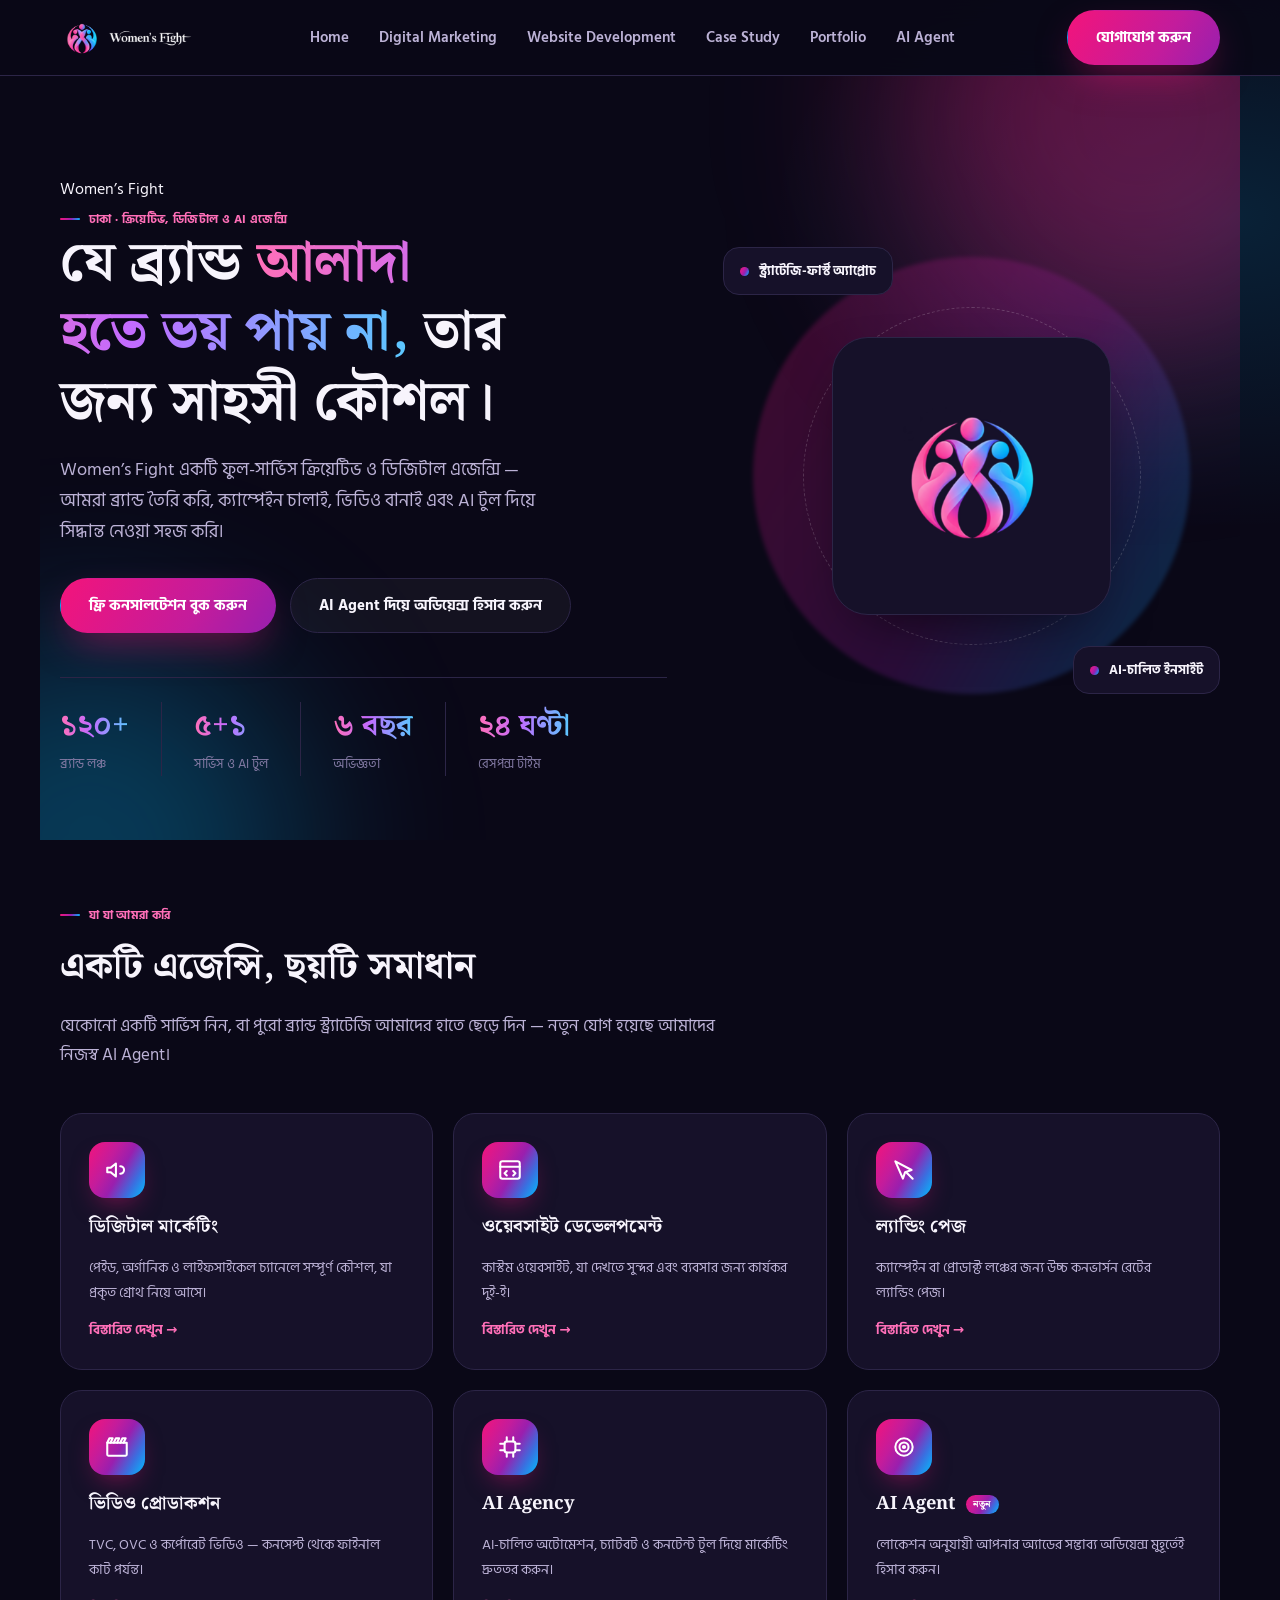
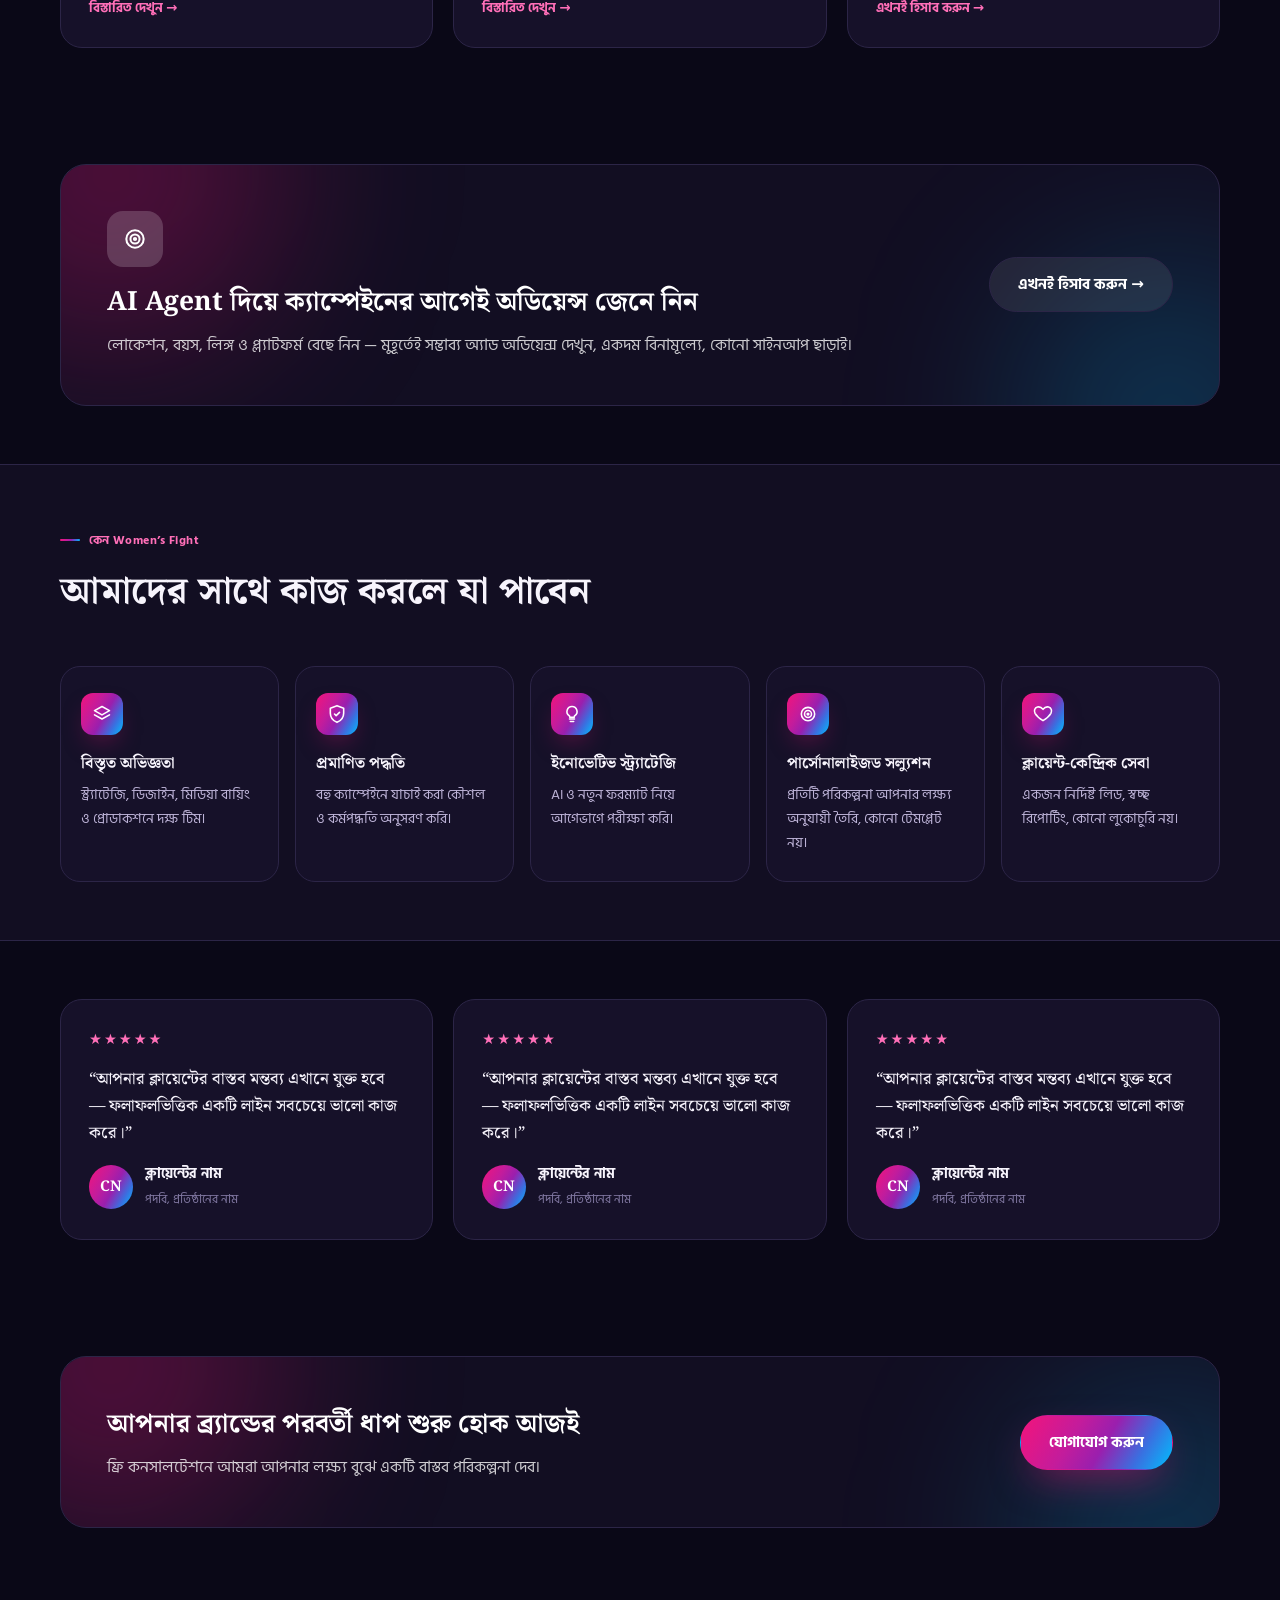
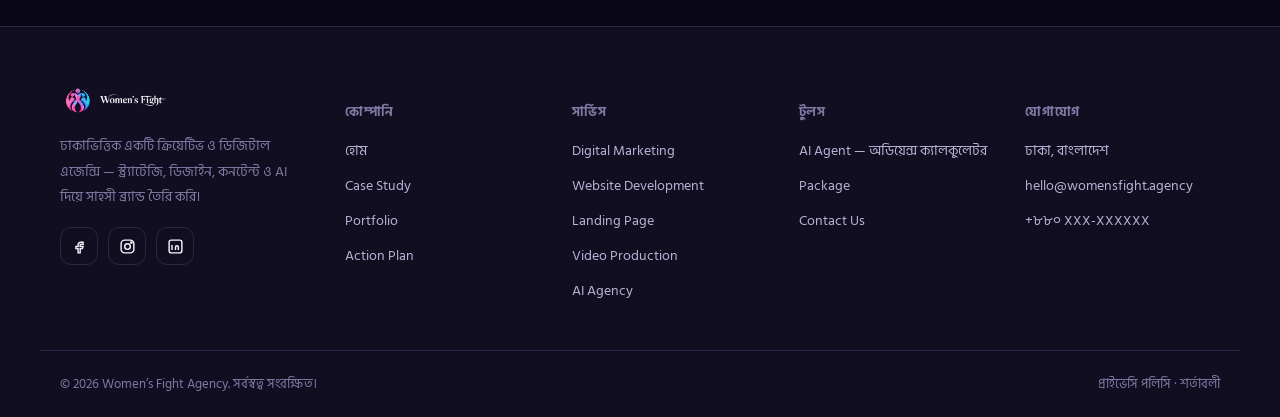
<file: index.html>
<!DOCTYPE html>
<html lang="bn">
<head>
<meta charset="UTF-8">
<meta name="viewport" content="width=device-width, initial-scale=1">
<title>Women's Fight — Creative &amp; Digital Agency</title>
<link rel="icon" href="assets/img/logo-icon.png">
<link rel="stylesheet" href="https://fonts.googleapis.com/css2?family=Noto+Serif+Bengali:wght@500;600;700&family=Hind+Siliguri:wght@400;500;600;700;800&display=swap">
<link rel="stylesheet" href="style.css">
</head>
<body>

<svg style="position:absolute;width:0;height:0;overflow:hidden;" aria-hidden="true">
<defs>
<symbol id="i-megaphone" viewBox="0 0 24 24" fill="none" stroke-linecap="round" stroke-linejoin="round"><path d="M3 10v4h3l5 4V6l-5 4H3z"/><path d="M15 8.5a3.5 3.5 0 0 1 0 7"/></symbol>
<symbol id="i-code" viewBox="0 0 24 24" fill="none" stroke-linecap="round" stroke-linejoin="round"><rect x="3" y="4" width="18" height="16" rx="2"/><path d="M3 9h18"/><path d="m9 13-2 2 2 2M15 13l2 2-2 2"/></symbol>
<symbol id="i-cursor" viewBox="0 0 24 24" fill="none" stroke-linecap="round" stroke-linejoin="round"><path d="m4 4 7 16 2-6 6-2Z"/><path d="m14 14 6 6"/></symbol>
<symbol id="i-film" viewBox="0 0 24 24" fill="none" stroke-linecap="round" stroke-linejoin="round"><path d="M3 8h18v11a1 1 0 0 1-1 1H4a1 1 0 0 1-1-1Z"/><path d="m3 8 2-4h3l-2 4M9 8l2-4h3l-2 4M15 8l2-4h3l-2 4"/></symbol>
<symbol id="i-brain" viewBox="0 0 24 24" fill="none" stroke-linecap="round" stroke-linejoin="round"><rect x="7" y="7" width="10" height="10" rx="2"/><path d="M9 3v4M15 3v4M9 17v4M15 17v4M3 9h4M3 15h4M17 9h4M17 15h4"/></symbol>
<symbol id="i-target" viewBox="0 0 24 24" fill="none" stroke-linecap="round" stroke-linejoin="round"><circle cx="12" cy="12" r="8"/><circle cx="12" cy="12" r="4.2"/><circle cx="12" cy="12" r="1"/></symbol>
<symbol id="i-layers" viewBox="0 0 24 24" fill="none" stroke-linecap="round" stroke-linejoin="round"><path d="m12 3 9 5-9 5-9-5 9-5Z"/><path d="m3 13 9 5 9-5"/></symbol>
<symbol id="i-shield" viewBox="0 0 24 24" fill="none" stroke-linecap="round" stroke-linejoin="round"><path d="M12 2 4 5v6c0 5 3.5 9 8 11 4.5-2 8-6 8-11V5Z"/><path d="m9 12 2 2 4-4"/></symbol>
<symbol id="i-bulb" viewBox="0 0 24 24" fill="none" stroke-linecap="round" stroke-linejoin="round"><path d="M9 18h6M10 21h4"/><path d="M12 3a6 6 0 0 0-3.5 10.9c.5.4.8 1 .8 1.6v.5h5.4v-.5c0-.6.3-1.2.8-1.6A6 6 0 0 0 12 3Z"/></symbol>
<symbol id="i-heart" viewBox="0 0 24 24" fill="none" stroke-linecap="round" stroke-linejoin="round"><path d="M12 20s-7-4.4-9.5-8.8C.8 8 2 4.5 5.3 3.7 7.6 3.1 10 4 12 6.4 14 4 16.4 3.1 18.7 3.7 22 4.5 23.2 8 21.5 11.2 19 15.6 12 20 12 20Z"/></symbol>
</defs>
</svg>

<header class="nav">
  <div class="wrap nav-inner">
    <a class="brand" href="/">
      <img class="logo-full" src="assets/img/logo-full.png" alt="Women's Fight">
      <img class="logo-icon" src="assets/img/logo-icon.png" alt="Women's Fight">
    </a>
    <ul class="links">
      <li><a href="/">Home</a></li>
      <li><a href="https://lsitagency.moriomfashionmh.com/digital-marketing/">Digital Marketing</a></li>
      <li><a href="https://lsitagency.moriomfashionmh.com/website-development/">Website Development</a></li>
      <li><a href="https://lsitagency.moriomfashionmh.com/case-study/">Case Study</a></li>
      <li><a href="https://lsitagency.moriomfashionmh.com/portfolio/">Portfolio</a></li>
      <li><a href="https://lsitagency.moriomfashionmh.com/ai-agent/">AI Agent</a></li>
    </ul>
    <div class="nav-cta">
      <a class="btn btn-primary" href="https://lsitagency.moriomfashionmh.com/contact/">যোগাযোগ করুন</a>
      <button class="menu-toggle" id="menuToggle" aria-label="Toggle menu"><span></span></button>
    </div>
  </div>
</header>

<div class="hero wrap">
  <div class="hero-glow-1"></div><div class="hero-glow-2"></div>
  <div class="hero-grid">
    <div>
      <div class="hero-brand"><span class="hero-brand-text">Women&rsquo;s Fight</span></div>
      <span class="eyebrow">ঢাকা &middot; ক্রিয়েটিভ, ডিজিটাল ও AI এজেন্সি</span>
      <h1>যে ব্র্যান্ড <span class="grad-text">আলাদা হতে ভয় পায় না,</span> তার জন্য সাহসী কৌশল।</h1>
      <p class="lead">Women&rsquo;s Fight একটি ফুল-সার্ভিস ক্রিয়েটিভ ও ডিজিটাল এজেন্সি — আমরা ব্র্যান্ড তৈরি করি, ক্যাম্পেইন চালাই, ভিডিও বানাই এবং AI টুল দিয়ে সিদ্ধান্ত নেওয়া সহজ করি।</p>
      <div class="hero-ctas">
        <a class="btn btn-primary" href="https://lsitagency.moriomfashionmh.com/contact/">ফ্রি কনসালটেশন বুক করুন</a>
        <a class="btn btn-ghost" href="https://lsitagency.moriomfashionmh.com/ai-agent/">AI Agent দিয়ে অডিয়েন্স হিসাব করুন</a>
      </div>
      <div class="hero-stats">
        <div><b>১২০+</b><span>ব্র্যান্ড লঞ্চ</span></div>
        <div><b>৫+১</b><span>সার্ভিস ও AI টুল</span></div>
        <div><b>৬ বছর</b><span>অভিজ্ঞতা</span></div>
        <div><b>২৪ ঘণ্টা</b><span>রেসপন্স টাইম</span></div>
      </div>
    </div>
    <div class="hero-visual">
      <div class="ring"></div><div class="ring2"></div>
      <div class="card"><img src="assets/img/logo-icon.png" alt="Women's Fight লোগো"></div>
      <div class="float f1"><span class="dot"></span>স্ট্র্যাটেজি-ফার্স্ট অ্যাপ্রোচ</div>
      <div class="float f2"><span class="dot"></span>AI-চালিত ইনসাইট</div>
    </div>
  </div>
</div>

<section class="tight wrap">
  <div class="section-head">
    <span class="eyebrow">যা যা আমরা করি</span>
    <h2>একটি এজেন্সি, ছয়টি সমাধান</h2>
    <p>যেকোনো একটি সার্ভিস নিন, বা পুরো ব্র্যান্ড স্ট্র্যাটেজি আমাদের হাতে ছেড়ে দিন — নতুন যোগ হয়েছে আমাদের নিজস্ব AI Agent।</p>
  </div>
  <div class="svc-grid">
    <a class="svc-card" href="https://lsitagency.moriomfashionmh.com/digital-marketing/">
      <div class="ico"><svg><use href="#i-megaphone"/></svg></div>
      <h3>ডিজিটাল মার্কেটিং</h3>
      <p>পেইড, অর্গানিক ও লাইফসাইকেল চ্যানেলে সম্পূর্ণ কৌশল, যা প্রকৃত গ্রোথ নিয়ে আসে।</p>
      <span class="go">বিস্তারিত দেখুন →</span>
    </a>
    <a class="svc-card" href="https://lsitagency.moriomfashionmh.com/website-development/">
      <div class="ico"><svg><use href="#i-code"/></svg></div>
      <h3>ওয়েবসাইট ডেভেলপমেন্ট</h3>
      <p>কাস্টম ওয়েবসাইট, যা দেখতে সুন্দর এবং ব্যবসার জন্য কার্যকর দুই-ই।</p>
      <span class="go">বিস্তারিত দেখুন →</span>
    </a>
    <a class="svc-card" href="https://lsitagency.moriomfashionmh.com/landing-page/">
      <div class="ico"><svg><use href="#i-cursor"/></svg></div>
      <h3>ল্যান্ডিং পেজ</h3>
      <p>ক্যাম্পেইন বা প্রোডাক্ট লঞ্চের জন্য উচ্চ কনভার্সন রেটের ল্যান্ডিং পেজ।</p>
      <span class="go">বিস্তারিত দেখুন →</span>
    </a>
    <a class="svc-card" href="https://lsitagency.moriomfashionmh.com/video-production/">
      <div class="ico"><svg><use href="#i-film"/></svg></div>
      <h3>ভিডিও প্রোডাকশন</h3>
      <p>TVC, OVC ও কর্পোরেট ভিডিও — কনসেপ্ট থেকে ফাইনাল কাট পর্যন্ত।</p>
      <span class="go">বিস্তারিত দেখুন →</span>
    </a>
    <a class="svc-card" href="https://lsitagency.moriomfashionmh.com/ai-agency/">
      <div class="ico"><svg><use href="#i-brain"/></svg></div>
      <h3>AI Agency</h3>
      <p>AI-চালিত অটোমেশন, চ্যাটবট ও কনটেন্ট টুল দিয়ে মার্কেটিং দ্রুততর করুন।</p>
      <span class="go">বিস্তারিত দেখুন →</span>
    </a>
    <a class="svc-card" href="https://lsitagency.moriomfashionmh.com/ai-agent/">
      <div class="ico"><svg><use href="#i-target"/></svg></div>
      <h3>AI Agent <span class="tag-new">নতুন</span></h3>
      <p>লোকেশন অনুযায়ী আপনার অ্যাডের সম্ভাব্য অডিয়েন্স মুহূর্তেই হিসাব করুন।</p>
      <span class="go">এখনই হিসাব করুন →</span>
    </a>
  </div>
</section>

<section class="tight wrap">
  <div class="cta-band">
    <div>
      <div class="ico" style="background:rgba(255,255,255,.18); box-shadow:none; margin-bottom:14px;"><svg><use href="#i-target"/></svg></div>
      <h2>AI Agent দিয়ে ক্যাম্পেইনের আগেই অডিয়েন্স জেনে নিন</h2>
      <p>লোকেশন, বয়স, লিঙ্গ ও প্ল্যাটফর্ম বেছে নিন — মুহূর্তেই সম্ভাব্য অ্যাড অডিয়েন্স দেখুন, একদম বিনামূল্যে, কোনো সাইনআপ ছাড়াই।</p>
    </div>
    <a class="btn btn-ghost" href="https://lsitagency.moriomfashionmh.com/ai-agent/">এখনই হিসাব করুন →</a>
  </div>
</section>

<section class="tight alt">
  <div class="wrap">
    <div class="section-head">
      <span class="eyebrow">কেন Women&rsquo;s Fight</span>
      <h2>আমাদের সাথে কাজ করলে যা পাবেন</h2>
    </div>
    <div class="benefits">
      <div class="benefit"><div class="ico sm"><svg><use href="#i-layers"/></svg></div><h3>বিস্তৃত অভিজ্ঞতা</h3><p>স্ট্র্যাটেজি, ডিজাইন, মিডিয়া বায়িং ও প্রোডাকশনে দক্ষ টিম।</p></div>
      <div class="benefit"><div class="ico sm"><svg><use href="#i-shield"/></svg></div><h3>প্রমাণিত পদ্ধতি</h3><p>বহু ক্যাম্পেইনে যাচাই করা কৌশল ও কর্মপদ্ধতি অনুসরণ করি।</p></div>
      <div class="benefit"><div class="ico sm"><svg><use href="#i-bulb"/></svg></div><h3>ইনোভেটিভ স্ট্র্যাটেজি</h3><p>AI ও নতুন ফরম্যাট নিয়ে আগেভাগে পরীক্ষা করি।</p></div>
      <div class="benefit"><div class="ico sm"><svg><use href="#i-target"/></svg></div><h3>পার্সোনালাইজড সল্যুশন</h3><p>প্রতিটি পরিকল্পনা আপনার লক্ষ্য অনুযায়ী তৈরি, কোনো টেমপ্লেট নয়।</p></div>
      <div class="benefit"><div class="ico sm"><svg><use href="#i-heart"/></svg></div><h3>ক্লায়েন্ট-কেন্দ্রিক সেবা</h3><p>একজন নির্দিষ্ট লিড, স্বচ্ছ রিপোর্টিং, কোনো লুকোচুরি নয়।</p></div>
    </div>
  </div>
</section>

<section class="tight wrap">
  <div class="testi-row">
    <div class="testi">
      <div class="stars">★★★★★</div>
      <p class="quote">&ldquo;আপনার ক্লায়েন্টের বাস্তব মন্তব্য এখানে যুক্ত হবে — ফলাফলভিত্তিক একটি লাইন সবচেয়ে ভালো কাজ করে।&rdquo;</p>
      <div class="testi-who"><div class="avatar">CN</div><div><b>ক্লায়েন্টের নাম</b><span>পদবি, প্রতিষ্ঠানের নাম</span></div></div>
    </div>
    <div class="testi">
      <div class="stars">★★★★★</div>
      <p class="quote">&ldquo;আপনার ক্লায়েন্টের বাস্তব মন্তব্য এখানে যুক্ত হবে — ফলাফলভিত্তিক একটি লাইন সবচেয়ে ভালো কাজ করে।&rdquo;</p>
      <div class="testi-who"><div class="avatar">CN</div><div><b>ক্লায়েন্টের নাম</b><span>পদবি, প্রতিষ্ঠানের নাম</span></div></div>
    </div>
    <div class="testi">
      <div class="stars">★★★★★</div>
      <p class="quote">&ldquo;আপনার ক্লায়েন্টের বাস্তব মন্তব্য এখানে যুক্ত হবে — ফলাফলভিত্তিক একটি লাইন সবচেয়ে ভালো কাজ করে।&rdquo;</p>
      <div class="testi-who"><div class="avatar">CN</div><div><b>ক্লায়েন্টের নাম</b><span>পদবি, প্রতিষ্ঠানের নাম</span></div></div>
    </div>
  </div>
</section>

<section class="tight wrap">
  <div class="cta-band">
    <div><h2>আপনার ব্র্যান্ডের পরবর্তী ধাপ শুরু হোক আজই</h2><p>ফ্রি কনসালটেশনে আমরা আপনার লক্ষ্য বুঝে একটি বাস্তব পরিকল্পনা দেব।</p></div>
    <a class="btn btn-primary" href="https://lsitagency.moriomfashionmh.com/contact/">যোগাযোগ করুন</a>
  </div>
</section>

<footer class="site-footer">
  <div class="wrap foot-top">
    <div class="foot-brand">
      <a href="/" style="text-decoration:none;">
        <img src="assets/img/logo-full.png" alt="Women's Fight">
      </a>
      <p>ঢাকাভিত্তিক একটি ক্রিয়েটিভ ও ডিজিটাল এজেন্সি — স্ট্র্যাটেজি, ডিজাইন, কনটেন্ট ও AI দিয়ে সাহসী ব্র্যান্ড তৈরি করি।</p>
      <div class="foot-social">
        <a href="#" aria-label="Facebook"><svg viewBox="0 0 24 24" fill="none" stroke-width="2"><path d="M14 9h3V6h-3a4 4 0 0 0-4 4v2H7v3h3v6h3v-6h3l1-3h-4v-2a1 1 0 0 1 1-1Z"></path></svg></a>
        <a href="#" aria-label="Instagram"><svg viewBox="0 0 24 24" fill="none" stroke-width="2"><rect x="3" y="3" width="18" height="18" rx="5"></rect><circle cx="12" cy="12" r="4"></circle><circle cx="17.5" cy="6.5" r="1"></circle></svg></a>
        <a href="#" aria-label="LinkedIn"><svg viewBox="0 0 24 24" fill="none" stroke-width="2"><rect x="3" y="3" width="18" height="18" rx="3"></rect><path d="M7 10v7M7 7v.01M12 17v-4a2 2 0 0 1 4 0v4M12 13v4"></path></svg></a>
      </div>
    </div>
    <div class="foot-col">
      <h4>কোম্পানি</h4>
      <a href="/">হোম</a>
      <a href="https://lsitagency.moriomfashionmh.com/case-study/">Case Study</a>
      <a href="https://lsitagency.moriomfashionmh.com/portfolio/">Portfolio</a>
      <a href="https://lsitagency.moriomfashionmh.com/action-plan/">Action Plan</a>
    </div>
    <div class="foot-col">
      <h4>সার্ভিস</h4>
      <a href="https://lsitagency.moriomfashionmh.com/digital-marketing/">Digital Marketing</a>
      <a href="https://lsitagency.moriomfashionmh.com/website-development/">Website Development</a>
      <a href="https://lsitagency.moriomfashionmh.com/landing-page/">Landing Page</a>
      <a href="https://lsitagency.moriomfashionmh.com/video-production/">Video Production</a>
      <a href="https://lsitagency.moriomfashionmh.com/ai-agency/">AI Agency</a>
    </div>
    <div class="foot-col">
      <h4>টুলস</h4>
      <a href="https://lsitagency.moriomfashionmh.com/ai-agent/">AI Agent — অডিয়েন্স ক্যালকুলেটর</a>
      <a href="https://lsitagency.moriomfashionmh.com/package/">Package</a>
      <a href="https://lsitagency.moriomfashionmh.com/contact/">Contact Us</a>
    </div>
    <div class="foot-col">
      <h4>যোগাযোগ</h4>
      <span style="display:block; margin-bottom:12px; color:var(--ink-soft); font-size:.9rem;">ঢাকা, বাংলাদেশ</span>
      <a href="mailto:hello@womensfight.agency">hello@womensfight.agency</a>
      <a href="tel:+8800000000000">+৮৮০ XXX-XXXXXX</a>
    </div>
  </div>
  <div class="wrap foot-bottom">
    <span>&copy; 2026 Women&rsquo;s Fight Agency. সর্বস্বত্ব সংরক্ষিত।</span>
    <span>প্রাইভেসি পলিসি &middot; শর্তাবলী</span>
  </div>
</footer>

<script src="script.js"></script>
</body>
</html>
</file>
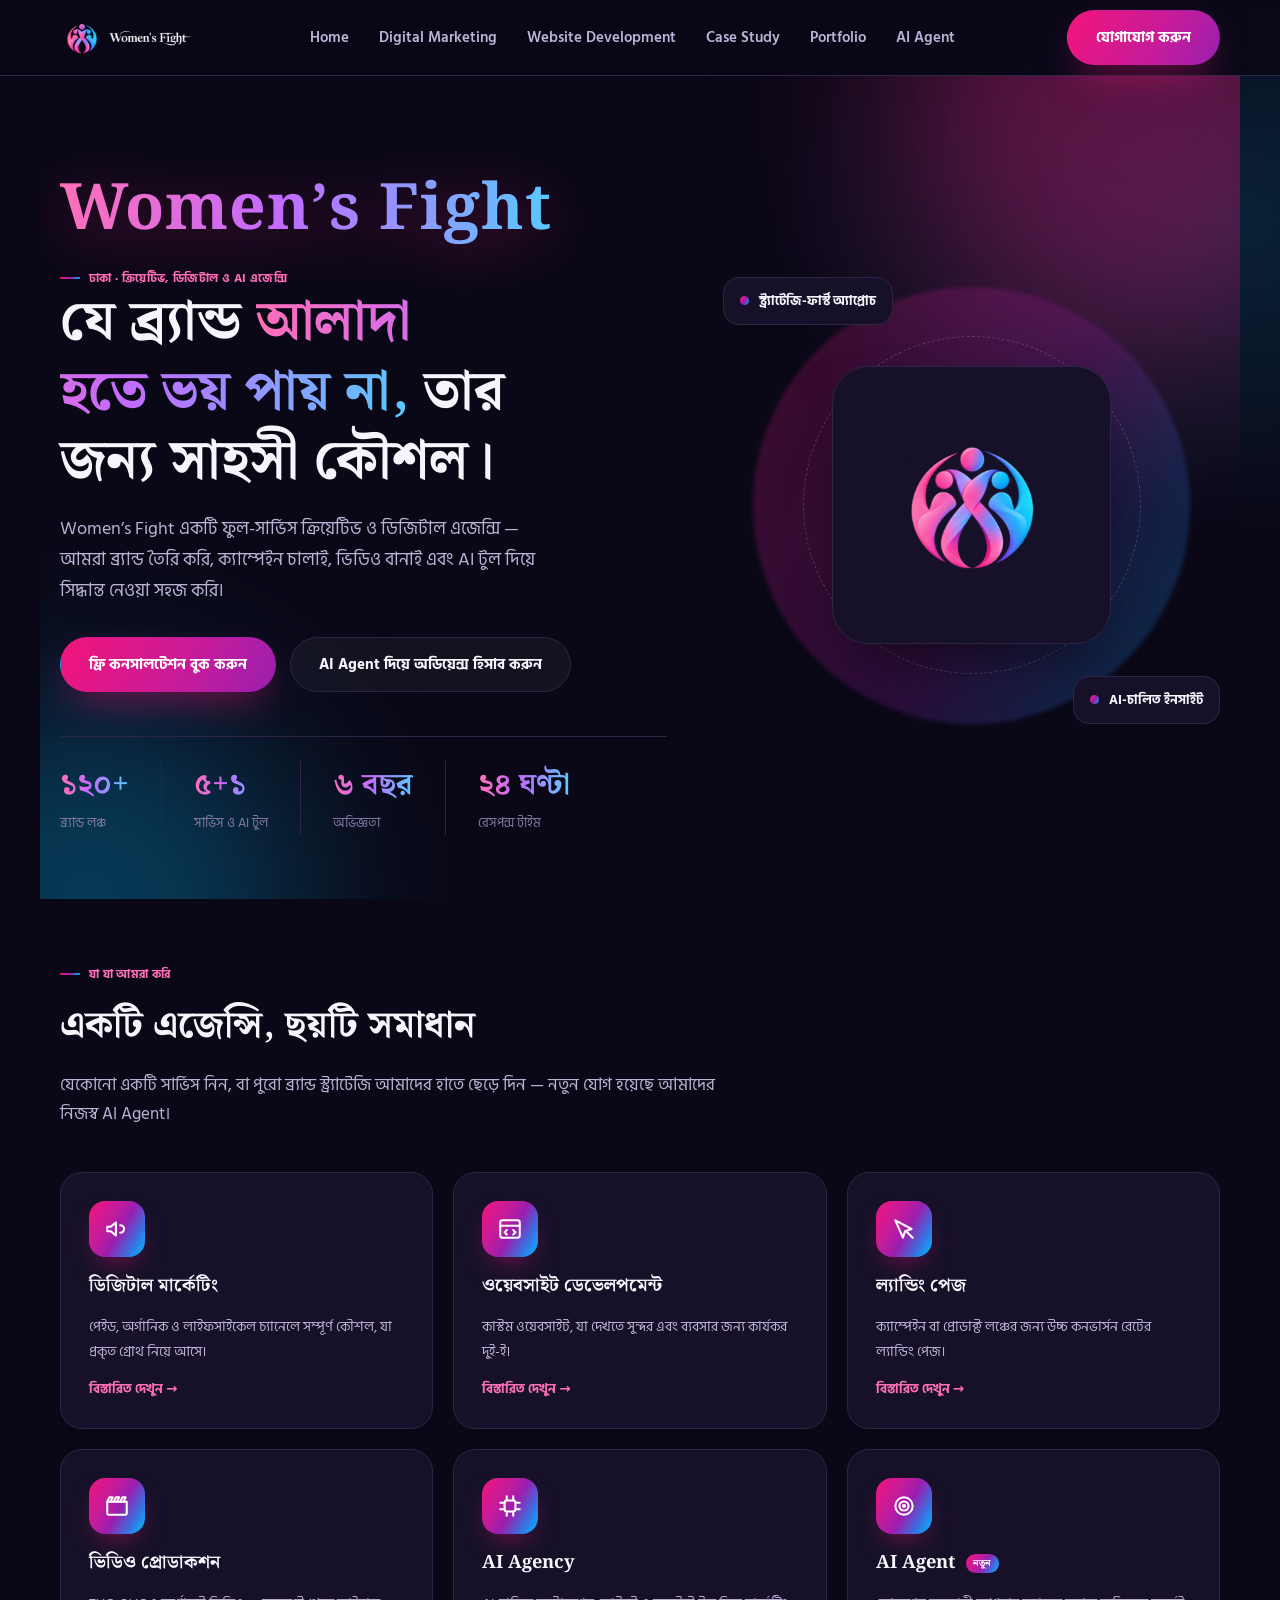
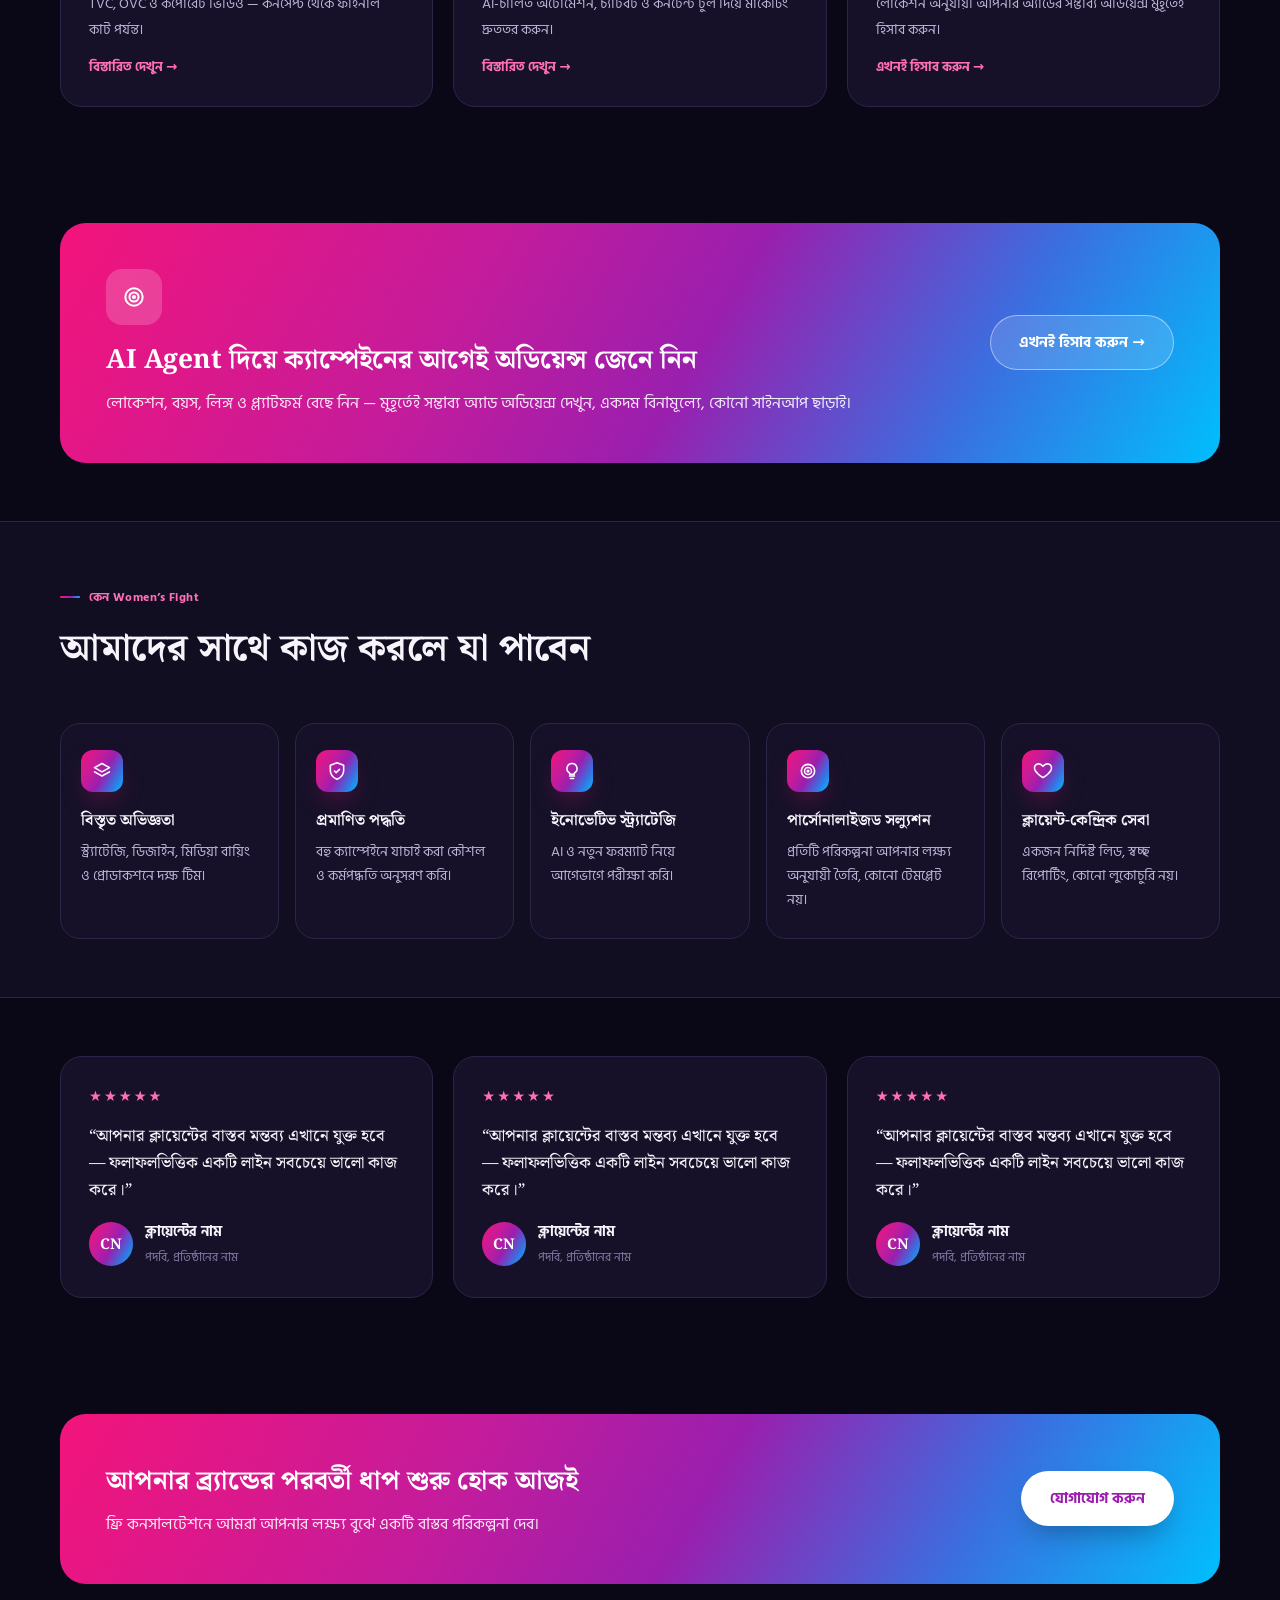
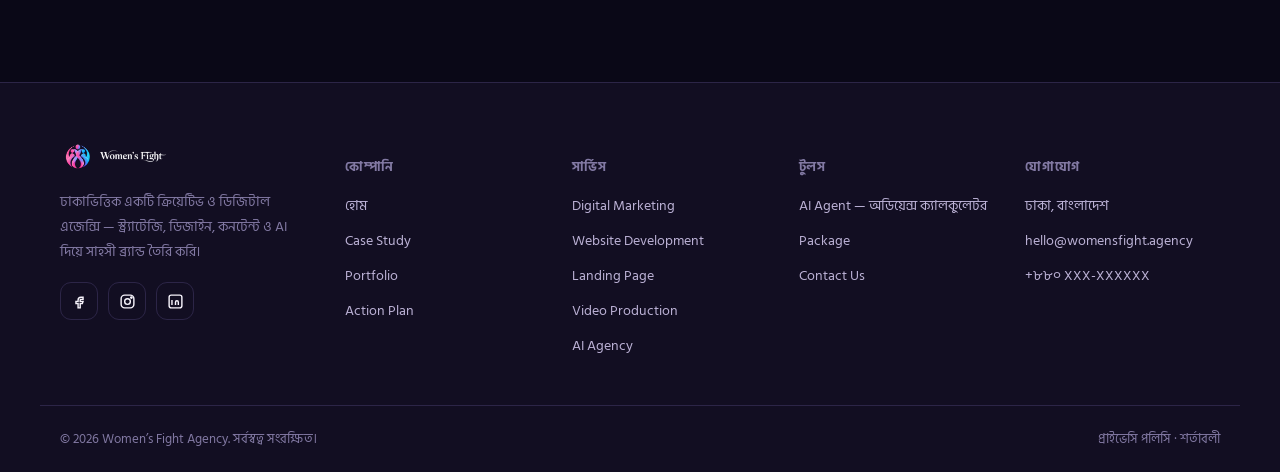
<file: docs/index.html>
<!DOCTYPE html>
<html lang="bn">
<head>
<meta charset="UTF-8">
<meta name="viewport" content="width=device-width, initial-scale=1">
<title>Women's Fight — Creative &amp; Digital Agency</title>
<link rel="icon" href="assets/img/logo-icon.png">
<link rel="stylesheet" href="https://fonts.googleapis.com/css2?family=Noto+Serif+Bengali:wght@500;600;700&family=Hind+Siliguri:wght@400;500;600;700;800&display=swap">
<link rel="stylesheet" href="style.css">
</head>
<body>

<svg style="position:absolute;width:0;height:0;overflow:hidden;" aria-hidden="true">
<defs>
<symbol id="i-megaphone" viewBox="0 0 24 24" fill="none" stroke-linecap="round" stroke-linejoin="round"><path d="M3 10v4h3l5 4V6l-5 4H3z"/><path d="M15 8.5a3.5 3.5 0 0 1 0 7"/></symbol>
<symbol id="i-code" viewBox="0 0 24 24" fill="none" stroke-linecap="round" stroke-linejoin="round"><rect x="3" y="4" width="18" height="16" rx="2"/><path d="M3 9h18"/><path d="m9 13-2 2 2 2M15 13l2 2-2 2"/></symbol>
<symbol id="i-cursor" viewBox="0 0 24 24" fill="none" stroke-linecap="round" stroke-linejoin="round"><path d="m4 4 7 16 2-6 6-2Z"/><path d="m14 14 6 6"/></symbol>
<symbol id="i-film" viewBox="0 0 24 24" fill="none" stroke-linecap="round" stroke-linejoin="round"><path d="M3 8h18v11a1 1 0 0 1-1 1H4a1 1 0 0 1-1-1Z"/><path d="m3 8 2-4h3l-2 4M9 8l2-4h3l-2 4M15 8l2-4h3l-2 4"/></symbol>
<symbol id="i-brain" viewBox="0 0 24 24" fill="none" stroke-linecap="round" stroke-linejoin="round"><rect x="7" y="7" width="10" height="10" rx="2"/><path d="M9 3v4M15 3v4M9 17v4M15 17v4M3 9h4M3 15h4M17 9h4M17 15h4"/></symbol>
<symbol id="i-target" viewBox="0 0 24 24" fill="none" stroke-linecap="round" stroke-linejoin="round"><circle cx="12" cy="12" r="8"/><circle cx="12" cy="12" r="4.2"/><circle cx="12" cy="12" r="1"/></symbol>
<symbol id="i-layers" viewBox="0 0 24 24" fill="none" stroke-linecap="round" stroke-linejoin="round"><path d="m12 3 9 5-9 5-9-5 9-5Z"/><path d="m3 13 9 5 9-5"/></symbol>
<symbol id="i-shield" viewBox="0 0 24 24" fill="none" stroke-linecap="round" stroke-linejoin="round"><path d="M12 2 4 5v6c0 5 3.5 9 8 11 4.5-2 8-6 8-11V5Z"/><path d="m9 12 2 2 4-4"/></symbol>
<symbol id="i-bulb" viewBox="0 0 24 24" fill="none" stroke-linecap="round" stroke-linejoin="round"><path d="M9 18h6M10 21h4"/><path d="M12 3a6 6 0 0 0-3.5 10.9c.5.4.8 1 .8 1.6v.5h5.4v-.5c0-.6.3-1.2.8-1.6A6 6 0 0 0 12 3Z"/></symbol>
<symbol id="i-heart" viewBox="0 0 24 24" fill="none" stroke-linecap="round" stroke-linejoin="round"><path d="M12 20s-7-4.4-9.5-8.8C.8 8 2 4.5 5.3 3.7 7.6 3.1 10 4 12 6.4 14 4 16.4 3.1 18.7 3.7 22 4.5 23.2 8 21.5 11.2 19 15.6 12 20 12 20Z"/></symbol>
</defs>
</svg>

<header class="nav">
  <div class="wrap nav-inner">
    <a class="brand" href="/">
      <img class="logo-full" src="assets/img/logo-full.png" alt="Women's Fight">
      <img class="logo-icon" src="assets/img/logo-icon.png" alt="Women's Fight">
    </a>
    <ul class="links">
      <li><a href="/">Home</a></li>
      <li><a href="https://womensfight.com/digital-marketing/">Digital Marketing</a></li>
      <li><a href="https://womensfight.com/website-development/">Website Development</a></li>
      <li><a href="https://womensfight.com/case-study/">Case Study</a></li>
      <li><a href="https://womensfight.com/portfolio/">Portfolio</a></li>
      <li><a href="https://womensfight.com/ai-agent/">AI Agent</a></li>
    </ul>
    <div class="nav-cta">
      <a class="btn btn-primary" href="https://womensfight.com/contact/">যোগাযোগ করুন</a>
      <button class="menu-toggle" id="menuToggle" aria-label="Toggle menu"><span></span></button>
    </div>
  </div>
</header>

<div class="hero wrap">
  <div class="hero-glow-1"></div><div class="hero-glow-2"></div>
  <div class="hero-grid">
    <div>
      <div class="hero-brand"><span class="hero-brand-text">Women&rsquo;s Fight</span></div>
      <span class="eyebrow">ঢাকা &middot; ক্রিয়েটিভ, ডিজিটাল ও AI এজেন্সি</span>
      <h1>যে ব্র্যান্ড <span class="grad-text">আলাদা হতে ভয় পায় না,</span> তার জন্য সাহসী কৌশল।</h1>
      <p class="lead">Women&rsquo;s Fight একটি ফুল-সার্ভিস ক্রিয়েটিভ ও ডিজিটাল এজেন্সি — আমরা ব্র্যান্ড তৈরি করি, ক্যাম্পেইন চালাই, ভিডিও বানাই এবং AI টুল দিয়ে সিদ্ধান্ত নেওয়া সহজ করি।</p>
      <div class="hero-ctas">
        <a class="btn btn-primary" href="https://womensfight.com/contact/">ফ্রি কনসালটেশন বুক করুন</a>
        <a class="btn btn-ghost" href="https://womensfight.com/ai-agent/">AI Agent দিয়ে অডিয়েন্স হিসাব করুন</a>
      </div>
      <div class="hero-stats">
        <div><b>১২০+</b><span>ব্র্যান্ড লঞ্চ</span></div>
        <div><b>৫+১</b><span>সার্ভিস ও AI টুল</span></div>
        <div><b>৬ বছর</b><span>অভিজ্ঞতা</span></div>
        <div><b>২৪ ঘণ্টা</b><span>রেসপন্স টাইম</span></div>
      </div>
    </div>
    <div class="hero-visual">
      <div class="ring"></div><div class="ring2"></div>
      <div class="card"><img src="assets/img/logo-icon.png" alt="Women's Fight লোগো"></div>
      <div class="float f1"><span class="dot"></span>স্ট্র্যাটেজি-ফার্স্ট অ্যাপ্রোচ</div>
      <div class="float f2"><span class="dot"></span>AI-চালিত ইনসাইট</div>
    </div>
  </div>
</div>

<section class="tight wrap">
  <div class="section-head">
    <span class="eyebrow">যা যা আমরা করি</span>
    <h2>একটি এজেন্সি, ছয়টি সমাধান</h2>
    <p>যেকোনো একটি সার্ভিস নিন, বা পুরো ব্র্যান্ড স্ট্র্যাটেজি আমাদের হাতে ছেড়ে দিন — নতুন যোগ হয়েছে আমাদের নিজস্ব AI Agent।</p>
  </div>
  <div class="svc-grid">
    <a class="svc-card" href="https://womensfight.com/digital-marketing/">
      <div class="ico"><svg><use href="#i-megaphone"/></svg></div>
      <h3>ডিজিটাল মার্কেটিং</h3>
      <p>পেইড, অর্গানিক ও লাইফসাইকেল চ্যানেলে সম্পূর্ণ কৌশল, যা প্রকৃত গ্রোথ নিয়ে আসে।</p>
      <span class="go">বিস্তারিত দেখুন →</span>
    </a>
    <a class="svc-card" href="https://womensfight.com/website-development/">
      <div class="ico"><svg><use href="#i-code"/></svg></div>
      <h3>ওয়েবসাইট ডেভেলপমেন্ট</h3>
      <p>কাস্টম ওয়েবসাইট, যা দেখতে সুন্দর এবং ব্যবসার জন্য কার্যকর দুই-ই।</p>
      <span class="go">বিস্তারিত দেখুন →</span>
    </a>
    <a class="svc-card" href="https://womensfight.com/landing-page/">
      <div class="ico"><svg><use href="#i-cursor"/></svg></div>
      <h3>ল্যান্ডিং পেজ</h3>
      <p>ক্যাম্পেইন বা প্রোডাক্ট লঞ্চের জন্য উচ্চ কনভার্সন রেটের ল্যান্ডিং পেজ।</p>
      <span class="go">বিস্তারিত দেখুন →</span>
    </a>
    <a class="svc-card" href="https://womensfight.com/video-production/">
      <div class="ico"><svg><use href="#i-film"/></svg></div>
      <h3>ভিডিও প্রোডাকশন</h3>
      <p>TVC, OVC ও কর্পোরেট ভিডিও — কনসেপ্ট থেকে ফাইনাল কাট পর্যন্ত।</p>
      <span class="go">বিস্তারিত দেখুন →</span>
    </a>
    <a class="svc-card" href="https://womensfight.com/ai-agency/">
      <div class="ico"><svg><use href="#i-brain"/></svg></div>
      <h3>AI Agency</h3>
      <p>AI-চালিত অটোমেশন, চ্যাটবট ও কনটেন্ট টুল দিয়ে মার্কেটিং দ্রুততর করুন।</p>
      <span class="go">বিস্তারিত দেখুন →</span>
    </a>
    <a class="svc-card" href="https://womensfight.com/ai-agent/">
      <div class="ico"><svg><use href="#i-target"/></svg></div>
      <h3>AI Agent <span class="tag-new">নতুন</span></h3>
      <p>লোকেশন অনুযায়ী আপনার অ্যাডের সম্ভাব্য অডিয়েন্স মুহূর্তেই হিসাব করুন।</p>
      <span class="go">এখনই হিসাব করুন →</span>
    </a>
  </div>
</section>

<section class="tight wrap">
  <div class="cta-band">
    <div>
      <div class="ico" style="background:rgba(255,255,255,.18); box-shadow:none; margin-bottom:14px;"><svg><use href="#i-target"/></svg></div>
      <h2>AI Agent দিয়ে ক্যাম্পেইনের আগেই অডিয়েন্স জেনে নিন</h2>
      <p>লোকেশন, বয়স, লিঙ্গ ও প্ল্যাটফর্ম বেছে নিন — মুহূর্তেই সম্ভাব্য অ্যাড অডিয়েন্স দেখুন, একদম বিনামূল্যে, কোনো সাইনআপ ছাড়াই।</p>
    </div>
    <a class="btn btn-ghost" href="https://womensfight.com/ai-agent/">এখনই হিসাব করুন →</a>
  </div>
</section>

<section class="tight alt">
  <div class="wrap">
    <div class="section-head">
      <span class="eyebrow">কেন Women&rsquo;s Fight</span>
      <h2>আমাদের সাথে কাজ করলে যা পাবেন</h2>
    </div>
    <div class="benefits">
      <div class="benefit"><div class="ico sm"><svg><use href="#i-layers"/></svg></div><h3>বিস্তৃত অভিজ্ঞতা</h3><p>স্ট্র্যাটেজি, ডিজাইন, মিডিয়া বায়িং ও প্রোডাকশনে দক্ষ টিম।</p></div>
      <div class="benefit"><div class="ico sm"><svg><use href="#i-shield"/></svg></div><h3>প্রমাণিত পদ্ধতি</h3><p>বহু ক্যাম্পেইনে যাচাই করা কৌশল ও কর্মপদ্ধতি অনুসরণ করি।</p></div>
      <div class="benefit"><div class="ico sm"><svg><use href="#i-bulb"/></svg></div><h3>ইনোভেটিভ স্ট্র্যাটেজি</h3><p>AI ও নতুন ফরম্যাট নিয়ে আগেভাগে পরীক্ষা করি।</p></div>
      <div class="benefit"><div class="ico sm"><svg><use href="#i-target"/></svg></div><h3>পার্সোনালাইজড সল্যুশন</h3><p>প্রতিটি পরিকল্পনা আপনার লক্ষ্য অনুযায়ী তৈরি, কোনো টেমপ্লেট নয়।</p></div>
      <div class="benefit"><div class="ico sm"><svg><use href="#i-heart"/></svg></div><h3>ক্লায়েন্ট-কেন্দ্রিক সেবা</h3><p>একজন নির্দিষ্ট লিড, স্বচ্ছ রিপোর্টিং, কোনো লুকোচুরি নয়।</p></div>
    </div>
  </div>
</section>

<section class="tight wrap">
  <div class="testi-row">
    <div class="testi">
      <div class="stars">★★★★★</div>
      <p class="quote">&ldquo;আপনার ক্লায়েন্টের বাস্তব মন্তব্য এখানে যুক্ত হবে — ফলাফলভিত্তিক একটি লাইন সবচেয়ে ভালো কাজ করে।&rdquo;</p>
      <div class="testi-who"><div class="avatar">CN</div><div><b>ক্লায়েন্টের নাম</b><span>পদবি, প্রতিষ্ঠানের নাম</span></div></div>
    </div>
    <div class="testi">
      <div class="stars">★★★★★</div>
      <p class="quote">&ldquo;আপনার ক্লায়েন্টের বাস্তব মন্তব্য এখানে যুক্ত হবে — ফলাফলভিত্তিক একটি লাইন সবচেয়ে ভালো কাজ করে।&rdquo;</p>
      <div class="testi-who"><div class="avatar">CN</div><div><b>ক্লায়েন্টের নাম</b><span>পদবি, প্রতিষ্ঠানের নাম</span></div></div>
    </div>
    <div class="testi">
      <div class="stars">★★★★★</div>
      <p class="quote">&ldquo;আপনার ক্লায়েন্টের বাস্তব মন্তব্য এখানে যুক্ত হবে — ফলাফলভিত্তিক একটি লাইন সবচেয়ে ভালো কাজ করে।&rdquo;</p>
      <div class="testi-who"><div class="avatar">CN</div><div><b>ক্লায়েন্টের নাম</b><span>পদবি, প্রতিষ্ঠানের নাম</span></div></div>
    </div>
  </div>
</section>

<section class="tight wrap">
  <div class="cta-band">
    <div><h2>আপনার ব্র্যান্ডের পরবর্তী ধাপ শুরু হোক আজই</h2><p>ফ্রি কনসালটেশনে আমরা আপনার লক্ষ্য বুঝে একটি বাস্তব পরিকল্পনা দেব।</p></div>
    <a class="btn btn-primary" href="https://womensfight.com/contact/">যোগাযোগ করুন</a>
  </div>
</section>

<footer class="site-footer">
  <div class="wrap foot-top">
    <div class="foot-brand">
      <a href="/" style="text-decoration:none;">
        <img src="assets/img/logo-full.png" alt="Women's Fight">
      </a>
      <p>ঢাকাভিত্তিক একটি ক্রিয়েটিভ ও ডিজিটাল এজেন্সি — স্ট্র্যাটেজি, ডিজাইন, কনটেন্ট ও AI দিয়ে সাহসী ব্র্যান্ড তৈরি করি।</p>
      <div class="foot-social">
        <a href="#" aria-label="Facebook"><svg viewBox="0 0 24 24" fill="none" stroke-width="2"><path d="M14 9h3V6h-3a4 4 0 0 0-4 4v2H7v3h3v6h3v-6h3l1-3h-4v-2a1 1 0 0 1 1-1Z"></path></svg></a>
        <a href="#" aria-label="Instagram"><svg viewBox="0 0 24 24" fill="none" stroke-width="2"><rect x="3" y="3" width="18" height="18" rx="5"></rect><circle cx="12" cy="12" r="4"></circle><circle cx="17.5" cy="6.5" r="1"></circle></svg></a>
        <a href="#" aria-label="LinkedIn"><svg viewBox="0 0 24 24" fill="none" stroke-width="2"><rect x="3" y="3" width="18" height="18" rx="3"></rect><path d="M7 10v7M7 7v.01M12 17v-4a2 2 0 0 1 4 0v4M12 13v4"></path></svg></a>
      </div>
    </div>
    <div class="foot-col">
      <h4>কোম্পানি</h4>
      <a href="/">হোম</a>
      <a href="https://womensfight.com/case-study/">Case Study</a>
      <a href="https://womensfight.com/portfolio/">Portfolio</a>
      <a href="https://womensfight.com/action-plan/">Action Plan</a>
    </div>
    <div class="foot-col">
      <h4>সার্ভিস</h4>
      <a href="https://womensfight.com/digital-marketing/">Digital Marketing</a>
      <a href="https://womensfight.com/website-development/">Website Development</a>
      <a href="https://womensfight.com/landing-page/">Landing Page</a>
      <a href="https://womensfight.com/video-production/">Video Production</a>
      <a href="https://womensfight.com/ai-agency/">AI Agency</a>
    </div>
    <div class="foot-col">
      <h4>টুলস</h4>
      <a href="https://womensfight.com/ai-agent/">AI Agent — অডিয়েন্স ক্যালকুলেটর</a>
      <a href="https://womensfight.com/package/">Package</a>
      <a href="https://womensfight.com/contact/">Contact Us</a>
    </div>
    <div class="foot-col">
      <h4>যোগাযোগ</h4>
      <span style="display:block; margin-bottom:12px; color:var(--ink-soft); font-size:.9rem;">ঢাকা, বাংলাদেশ</span>
      <a href="mailto:hello@womensfight.agency">hello@womensfight.agency</a>
      <a href="tel:+8800000000000">+৮৮০ XXX-XXXXXX</a>
    </div>
  </div>
  <div class="wrap foot-bottom">
    <span>&copy; 2026 Women&rsquo;s Fight Agency. সর্বস্বত্ব সংরক্ষিত।</span>
    <span>প্রাইভেসি পলিসি &middot; শর্তাবলী</span>
  </div>
</footer>

<script src="script.js"></script>
</body>
</html>
</file>
<file: style.css>
/*
Theme Name: Women's Fight Agency
Theme URI: https://womensfight.agency
Author: Women's Fight
Description: Dark, vivid multi-page agency theme for Women's Fight, built around the brand's real pink-magenta-to-blue logo mark, fully in Bangla, with real editable WordPress Pages (Block Editor and Elementor ready out of the box) and an interactive AI Agent audience-estimator tool.
Version: 4.5
Requires at least: 5.9
Requires PHP: 7.4
Requires Plugins: elementor
Text Domain: womens-fight
*/

:root{
  --bg:#0a0817;
  --bg-2:#120e22;
  --surface:#161129;
  --surface-2:#1e1832;
  --surface-3:#251d3d;
  --border:#2c2547;
  --ink:#f7f4fc;
  --ink-soft:#bcb2d6;
  --ink-faint:#8279a3;
  --pink:#f3147b;
  --pink-light:#ff6fb8;
  --pink-pale:#fbafe6;
  --blue:#00bffd;
  --blue-light:#7fe6ff;
  --purple:#9a1fae;
  --grad:linear-gradient(120deg,#f3147b 0%,#c31c9c 35%,#9a1fae 55%,#3a6fe0 78%,#00bffd 100%);
  --grad-2:linear-gradient(135deg,#f3147b,#00bffd);
  --grad-text:linear-gradient(90deg,#ff6fb8,#c26bff 45%,#5ac8ff 100%);
  --glow-pink:0 16px 40px -12px rgba(243,20,123,.55);
  --glow-blue:0 16px 40px -12px rgba(0,191,253,.45);
  --shadow:0 24px 60px -24px rgba(0,0,0,.7);
  --radius-lg:26px;
  --radius-md:18px;
}
*{box-sizing:border-box;}
html{scroll-behavior:smooth;}
body{
  margin:0; background:var(--bg); color:var(--ink);
  font-family:'Hind Siliguri','Noto Sans Bengali',system-ui,sans-serif;
  -webkit-font-smoothing:antialiased;
  background-image:
    radial-gradient(700px 480px at 8% -8%, rgba(243,20,123,.16), transparent 60%),
    radial-gradient(760px 520px at 96% 6%, rgba(0,191,253,.14), transparent 60%);
  background-repeat:no-repeat;
}
h1,h2,h3{font-family:'Noto Serif Bengali','Hind Siliguri',serif; text-wrap:balance; margin:0; letter-spacing:0; color:var(--ink);}
p{color:var(--ink-soft); line-height:1.75; margin:0;}
a{color:inherit;}
img{max-width:100%; display:block;}
svg{display:block;}
.wrap{max-width:1200px; margin:0 auto; padding-inline:20px;}
.grad-text{background:var(--grad-text); -webkit-background-clip:text; background-clip:text; color:transparent;}
.eyebrow{display:inline-flex; align-items:center; gap:9px; font-size:.78rem; font-weight:700; letter-spacing:.03em; color:var(--pink-light);}
.eyebrow::before{content:""; width:20px; height:2px; background:var(--grad); border-radius:2px; display:inline-block;}
.btn{display:inline-flex; align-items:center; justify-content:center; gap:8px; padding:14px 28px; border-radius:999px; font-weight:700; font-size:.95rem; text-decoration:none; cursor:pointer; border:1px solid transparent; transition:transform .15s ease, box-shadow .15s ease, opacity .15s ease, border-color .15s ease; font-family:inherit;}
.btn:active{transform:scale(.97);}
.btn-primary{background:var(--grad); background-size:180% 180%; color:#fff; box-shadow:var(--glow-pink);}
.btn-primary:hover{opacity:.94; box-shadow:0 20px 46px -12px rgba(243,20,123,.7);}
.btn-ghost{background:rgba(255,255,255,.04); border-color:var(--border); color:var(--ink);}
.btn-ghost:hover{border-color:var(--pink-light); color:var(--pink-light);}
.btn-block{width:100%;}
:focus-visible{outline:2px solid var(--blue-light); outline-offset:3px;}

/* icon badges */
.ico{width:56px; height:56px; border-radius:16px; background:var(--grad); display:flex; align-items:center; justify-content:center; flex:none; box-shadow:0 12px 26px -10px rgba(243,20,123,.5);}
.ico svg{width:26px; height:26px; stroke:#fff; fill:none; stroke-width:1.9; stroke-linecap:round; stroke-linejoin:round;}
.ico.sm{width:42px; height:42px; border-radius:12px;}
.ico.sm svg{width:20px; height:20px;}
.ico.alt{background:var(--surface-3); box-shadow:none; border:1px solid var(--border);}
.ico.alt svg{stroke:var(--pink-light);}

header.nav{position:sticky; top:0; z-index:60; background:rgba(10,8,23,.82); backdrop-filter:blur(14px); border-bottom:1px solid var(--border);}
.nav-inner{display:flex; align-items:center; justify-content:space-between; padding-block:10px; gap:16px;}
.brand{display:flex; align-items:center; text-decoration:none;}
.brand img.logo-full{height:42px; width:auto;}
.brand img.logo-icon{height:38px; width:38px; display:none;}
.links{display:flex; align-items:center; gap:4px; list-style:none; margin:0; padding:0;}
.links li{position:relative; list-style:none;}
.links li > a{display:inline-block; background:none; border:none; font:inherit; font-size:.92rem; font-weight:600; color:var(--ink-soft); cursor:pointer; padding:10px 13px; border-radius:10px; white-space:nowrap; text-decoration:none;}
.links li > a:hover, .links li.current-menu-item > a{color:#fff; background:var(--surface-2);}
.links li.menu-item-has-children > a::after{content:" ▾"; font-size:.7em; opacity:.7;}
/* Bridges the visual gap above the dropdown so the mouse never leaves a hoverable area while moving from the "Service" link down into the submenu. */
.links li.menu-item-has-children{padding-bottom:10px; margin-bottom:-10px;}
.links ul.sub-menu{position:absolute; top:calc(100% + 10px); left:0; margin:0; background:var(--surface); border:1px solid var(--border); border-radius:16px; padding:8px; min-width:240px; box-shadow:var(--shadow); display:none; flex-direction:column; gap:2px; list-style:none;}
.links li.menu-item-has-children:hover > ul.sub-menu, .links li.menu-item-has-children.open > ul.sub-menu{display:flex;}
.links ul.sub-menu li a{display:block; text-align:left; padding:11px 13px; border-radius:10px; font-size:.9rem; font-weight:600; color:var(--ink-soft);}
.links ul.sub-menu li a:hover{background:var(--surface-2); color:#fff;}
.caret{font-size:.7em; margin-left:2px; opacity:.7;}
.nav-cta{display:flex; align-items:center; gap:14px;}
.menu-toggle{display:none; background:none; border:1px solid var(--border); border-radius:10px; width:42px; height:42px; align-items:center; justify-content:center; cursor:pointer;}
.menu-toggle span, .menu-toggle span::before, .menu-toggle span::after{content:""; display:block; width:18px; height:2px; background:var(--ink); position:relative;}
.menu-toggle span::before{position:absolute; top:-6px;} .menu-toggle span::after{position:absolute; top:6px;}
.tag-new{font-size:.6rem; font-weight:800; text-transform:uppercase; background:var(--grad); color:#fff; padding:2px 7px; border-radius:999px; margin-left:6px; letter-spacing:.04em; vertical-align:2px;}

/* HERO */
.hero{position:relative; overflow:hidden; padding-block:clamp(52px,9vw,100px) clamp(40px,6vw,64px);}
.hero-glow-1, .hero-glow-2{position:absolute; border-radius:50%; filter:blur(90px); z-index:0;}
.hero-glow-1{width:480px; height:480px; background:rgba(243,20,123,.35); top:-200px; right:-140px;}
.hero-glow-2{width:420px; height:420px; background:rgba(0,191,253,.28); bottom:-220px; left:-160px;}
.hero-grid{position:relative; z-index:1; display:grid; grid-template-columns:1.1fr .9fr; gap:56px; align-items:center;}
.hero h1{font-size:clamp(2.2rem,4.6vw,3.5rem); line-height:1.24; font-weight:700;}
.hero p.lead{font-size:1.1rem; max-width:48ch; margin-top:18px;}
.hero-ctas{display:flex; flex-wrap:wrap; gap:14px; margin-top:30px;}
.hero-stats{display:flex; gap:0; margin-top:44px; flex-wrap:wrap; border-top:1px solid var(--border); padding-top:24px;}
.hero-stats div{padding-right:32px; margin-right:32px; border-right:1px solid var(--border);}
.hero-stats div:last-child{border-right:none; margin-right:0; padding-right:0;}
.hero-stats div b{display:block; font-family:'Noto Serif Bengali',serif; font-size:1.9rem; font-weight:700; background:var(--grad-text); -webkit-background-clip:text; background-clip:text; color:transparent;}
.hero-stats div span{font-size:.82rem; color:var(--ink-faint);}
.hero-visual{position:relative; aspect-ratio:1/1; display:flex; align-items:center; justify-content:center;}
.hero-visual .ring{position:absolute; inset:6%; border-radius:50%; background:var(--grad); opacity:.22; filter:blur(2px); animation:spin 22s linear infinite;}
.hero-visual .ring2{position:absolute; inset:16%; border-radius:50%; border:1px dashed rgba(255,255,255,.18);}
@keyframes spin{to{transform:rotate(360deg);}}
.hero-visual .card{position:relative; width:56%; aspect-ratio:1/1; border-radius:36px; overflow:hidden; box-shadow:var(--shadow); border:1px solid var(--border); background:var(--surface); display:flex; align-items:center; justify-content:center; padding:14%;}
.hero-visual .card img{width:100%; height:100%; object-fit:contain;}
.hero-visual .card.photo{width:82%; aspect-ratio:1/1; padding:0; background:none; border:none; box-shadow:none; overflow:visible;}
.hero-visual .card.photo img{width:100%; height:100%; object-fit:cover; border-radius:50%; filter:drop-shadow(0 18px 30px rgba(0,0,0,.45));}
.hero-visual .float{position:absolute; background:var(--surface); border:1px solid var(--border); border-radius:16px; padding:12px 16px; box-shadow:var(--shadow); font-size:.84rem; font-weight:700; display:flex; align-items:center; gap:10px; color:var(--ink);}
.hero-visual .float.f1{top:4%; left:0;} .hero-visual .float.f2{bottom:6%; right:0;}
.dot{width:9px; height:9px; border-radius:50%; background:var(--grad); flex:none;}
@media (prefers-reduced-motion: reduce){ .hero-visual .ring{animation:none;} }

.page-header{position:relative; overflow:hidden; padding-block:60px 46px; border-bottom:1px solid var(--border);}
.page-header::before{content:""; position:absolute; width:380px; height:380px; background:var(--grad); opacity:.22; filter:blur(80px); border-radius:50%; top:-160px; right:-100px; z-index:0;}
.page-header .inner{position:relative; z-index:1; max-width:720px;}
.page-header h1{font-size:clamp(2rem,3.8vw,2.7rem); font-weight:700; margin-top:12px;}
.page-header p{margin-top:14px; font-size:1.04rem;}
.page-header .ico{margin-bottom:6px;}

section{padding-block:clamp(48px,7vw,84px);}
section.tight{padding-block:clamp(36px,5vw,58px);}
section.alt{background:var(--bg-2); border-block:1px solid var(--border);}
.section-head{max-width:680px; margin-bottom:44px;}
.section-head h2{font-size:clamp(1.7rem,3vw,2.35rem); font-weight:700; margin-top:12px;}
.section-head p{margin-top:14px; font-size:1.04rem;}
.section-head.center{margin-inline:auto; text-align:center;}
.section-foot-link{display:flex; justify-content:center; margin-top:36px;}

.benefits{display:grid; grid-template-columns:repeat(5,1fr); gap:16px;}
.benefit{background:var(--surface); border:1px solid var(--border); border-radius:20px; padding:26px 20px; text-align:left; transition:transform .18s ease, border-color .18s ease;}
.benefit:hover{transform:translateY(-4px); border-color:var(--pink);}
.benefit h3{font-size:.98rem; font-weight:700; margin-top:16px;}
.benefit p{font-size:.86rem; margin-top:7px;}

.svc-grid{display:grid; grid-template-columns:repeat(3,1fr); gap:20px;}
.svc-card{background:var(--surface); border:1px solid var(--border); border-radius:22px; padding:28px; display:flex; flex-direction:column; gap:14px; cursor:pointer; transition:transform .18s ease, border-color .18s ease, box-shadow .18s ease; text-align:left; text-decoration:none;}
.svc-card:hover{transform:translateY(-5px); border-color:var(--pink); box-shadow:var(--shadow);}
.svc-card h3{font-size:1.14rem; font-weight:700;}
.svc-card p{font-size:.9rem;}
.svc-card .go{margin-top:auto; font-size:.84rem; font-weight:700; color:var(--pink-light); display:flex; align-items:center; gap:6px;}

.feat-grid{display:grid; grid-template-columns:repeat(3,1fr); gap:20px;}
.feat{background:var(--surface); border:1px solid var(--border); border-radius:20px; padding:26px; display:flex; flex-direction:column; gap:14px;}
.feat h3{font-size:1.02rem; font-weight:700;}
.feat p{font-size:.89rem;}

.stat-row{display:grid; grid-template-columns:repeat(4,1fr); gap:1px; background:var(--border); border:1px solid var(--border); border-radius:22px; overflow:hidden;}
.stat-row div{background:var(--surface); padding:26px 20px; text-align:center;}
.stat-row b{display:block; font-family:'Noto Serif Bengali',serif; font-size:1.9rem; font-weight:700; background:var(--grad-text); -webkit-background-clip:text; background-clip:text; color:transparent;}
.stat-row span{font-size:.82rem; color:var(--ink-faint);}

.cta-band{background:var(--bg-2); border:1px solid var(--border); border-radius:var(--radius-lg); padding:46px; display:flex; align-items:center; justify-content:space-between; gap:24px; flex-wrap:wrap; color:#fff; position:relative; overflow:hidden;}
.cta-band::before, .cta-band::after{content:""; position:absolute; border-radius:50%; filter:blur(90px); z-index:0;}
.cta-band::before{width:340px; height:340px; background:rgba(243,20,123,.28); top:-160px; left:-120px;}
.cta-band::after{width:300px; height:300px; background:rgba(0,191,253,.22); bottom:-160px; right:-100px;}
.cta-band > *{position:relative; z-index:1;}
.cta-band h2{color:#fff; font-size:1.65rem;}
.cta-band p{color:rgba(255,255,255,.78); margin-top:8px;}
.cta-band .btn-ghost{background:rgba(255,255,255,.08); border-color:var(--border); color:#fff;}
.cta-band .btn-ghost:hover{border-color:var(--pink); background:rgba(255,255,255,.14);}
.cta-band .btn-primary{background:var(--grad); color:#fff;}

.timeline{display:flex; flex-direction:column; gap:0;}
.tl-step{display:grid; grid-template-columns:60px 1fr; gap:24px; position:relative; padding-bottom:36px;}
.tl-step:last-child{padding-bottom:0;}
.tl-num{width:52px; height:52px; border-radius:16px; background:var(--grad); color:#fff; display:flex; align-items:center; justify-content:center; font-family:'Noto Serif Bengali',serif; font-weight:700; font-size:1.2rem; position:relative; z-index:1;}
.tl-step:not(:last-child)::before{content:""; position:absolute; left:25px; top:56px; bottom:-4px; width:2px; background:linear-gradient(var(--border),transparent);}
.tl-body{background:var(--surface); border:1px solid var(--border); border-radius:18px; padding:22px 26px;}
.tl-body h3{font-size:1.08rem; font-weight:700;}
.tl-body p{font-size:.92rem; margin-top:7px;}
.tl-body .tl-meta{display:inline-block; margin-top:10px; font-size:.76rem; font-weight:700; color:var(--pink-light); background:rgba(243,20,123,.12); padding:4px 11px; border-radius:999px;}

.faq{display:flex; flex-direction:column; gap:12px;}
.faq details{background:var(--surface); border:1px solid var(--border); border-radius:16px; padding:18px 22px;}
.faq summary{cursor:pointer; font-weight:700; font-size:.98rem; list-style:none; display:flex; justify-content:space-between; align-items:center; gap:12px;}
.faq summary::-webkit-details-marker{display:none;}
.faq summary::after{content:"+"; font-size:1.3rem; color:var(--pink-light); flex:none;}
.faq details[open] summary::after{content:"−";}
.faq p{margin-top:12px; font-size:.9rem;}

.pkg-grid{display:grid; grid-template-columns:repeat(4,1fr); gap:22px; align-items:stretch;}
.product-grid{display:grid; grid-template-columns:repeat(4,1fr); gap:22px;}
.pkg{background:var(--surface); border:1px solid var(--border); border-radius:24px; padding:32px; display:flex; flex-direction:column; gap:16px; position:relative; height:100%;}
.pkg.feat-pkg{border:2px solid var(--pink); box-shadow:var(--glow-pink);}
.pkg-badge{position:absolute; top:-14px; right:26px; background:var(--grad); color:#fff; font-size:.72rem; font-weight:800; padding:6px 15px; border-radius:999px;}
.pkg h3{font-size:1.24rem; font-weight:700;}
.pkg .price{font-family:'Noto Serif Bengali',serif; font-size:1.35rem; font-weight:700; color:var(--pink-light);}
.pkg .price span{font-size:.7rem; color:var(--ink-faint); font-family:'Hind Siliguri',sans-serif; font-weight:600; display:block; margin-top:4px;}
.pkg ul{list-style:none; padding:0; margin:0; display:flex; flex-direction:column; gap:11px; flex:1;}
.pkg li{display:flex; gap:10px; align-items:flex-start; font-size:.88rem; color:var(--ink-soft);}
.pkg li svg{width:17px; height:17px; stroke:var(--blue-light); flex:none; margin-top:3px;}
.pkg > .btn{margin-top:auto;}
.note{font-size:.84rem; color:var(--ink-faint); margin-top:-10px;}

.cs-grid, .pf-grid{display:grid; grid-template-columns:repeat(2,1fr); gap:20px;}
.cs-card{background:var(--surface); border:1px solid var(--border); border-radius:22px; overflow:hidden; display:flex; flex-direction:column;}
.cs-thumb{aspect-ratio:16/9; background:var(--grad); opacity:.9; position:relative; display:flex; align-items:center; justify-content:center;}
.cs-thumb .ico{background:rgba(255,255,255,.18); box-shadow:none;}
.cs-thumb span.tag{position:absolute; top:14px; left:14px; background:rgba(10,8,23,.55); backdrop-filter:blur(6px); padding:5px 13px; border-radius:999px; font-size:.72rem; font-weight:800; color:#fff;}
.cs-body{padding:24px 26px 28px; display:flex; flex-direction:column; gap:11px;}
.cs-body h3{font-size:1.08rem; font-weight:700;}
.cs-body p{font-size:.89rem;}
.cs-tags{display:flex; gap:8px; flex-wrap:wrap;}
.cs-tags span{font-size:.72rem; font-weight:700; color:var(--blue-light); background:rgba(0,191,253,.12); padding:5px 11px; border-radius:999px;}
.cs-result{display:flex; gap:18px; margin-top:4px; flex-wrap:wrap;}
.cs-result div{font-size:.8rem; color:var(--ink-faint);}
.cs-result b{display:block; font-size:1.1rem; color:var(--ink); font-family:'Noto Serif Bengali',serif;}

.pf-tile{aspect-ratio:4/3; border-radius:20px; background:var(--surface); border:1px solid var(--border); position:relative; overflow:hidden; display:flex; flex-direction:column; align-items:center; justify-content:center; gap:12px; transition:transform .18s ease;}
.pf-tile:hover{transform:translateY(-4px);}
.pf-tile span{font-size:.82rem; font-weight:700; color:var(--ink-soft);}

.testi-row{display:grid; grid-template-columns:repeat(3,1fr); gap:20px;}
.testi{background:var(--surface); border:1px solid var(--border); border-radius:22px; padding:28px; display:flex; flex-direction:column; gap:15px;}
.stars{color:var(--pink-light); font-size:.9rem; letter-spacing:2px;}
.testi p.quote{font-family:'Noto Serif Bengali',serif; font-size:1.03rem; color:var(--ink); font-weight:500; line-height:1.65;}
.testi-who{display:flex; align-items:center; gap:12px;}
.avatar{width:44px; height:44px; border-radius:50%; background:var(--grad); display:flex; align-items:center; justify-content:center; font-family:'Noto Serif Bengali',serif; font-weight:700; color:#fff; font-size:.92rem;}
.testi-who b{display:block; font-size:.88rem;}
.testi-who span{font-size:.78rem; color:var(--ink-faint);}

/* AI AGENT CALCULATOR */
.calc-wrap{display:grid; grid-template-columns:1fr 1fr; gap:24px; align-items:start;}
.calc-card{background:var(--surface); border:1px solid var(--border); border-radius:26px; padding:32px;}
.calc-card h3{font-size:1.15rem; font-weight:700; margin-bottom:20px; display:flex; align-items:center; gap:12px;}
.calc-field{margin-bottom:18px;}
.calc-field label{font-size:.82rem; font-weight:700; color:var(--ink-faint); display:block; margin-bottom:8px;}
.calc-checks{display:flex; flex-wrap:wrap; gap:9px;}
.chip-check{position:relative;}
.chip-check input{position:absolute; opacity:0; inset:0; cursor:pointer;}
.chip-check span{display:inline-block; padding:9px 15px; border-radius:999px; border:1px solid var(--border); font-size:.84rem; font-weight:600; color:var(--ink-soft); transition:.15s;}
.chip-check input:checked + span{background:var(--grad); color:#fff; border-color:transparent;}
.calc-result{background:var(--surface); border:1px solid var(--border); border-radius:26px; padding:32px; position:sticky; top:90px;}
.calc-result .headline{font-size:.86rem; color:var(--ink-faint); font-weight:700;}
.calc-result .number{font-family:'Noto Serif Bengali',serif; font-size:clamp(2.2rem,4.5vw,3rem); font-weight:700; margin-top:8px; background:var(--grad-text); -webkit-background-clip:text; background-clip:text; color:transparent;}
.calc-result .sub{font-size:.86rem; color:var(--ink-soft); margin-top:6px;}
.funnel{display:flex; flex-direction:column; gap:0; margin-top:26px;}
.funnel-row{display:flex; justify-content:space-between; align-items:center; padding-block:13px; border-top:1px solid var(--border); font-size:.88rem;}
.funnel-row:first-child{border-top:none;}
.funnel-row span:first-child{color:var(--ink-faint);}
.funnel-row span:last-child{font-weight:700; font-family:'Noto Serif Bengali',serif; font-variant-numeric:tabular-nums;}
.calc-assump{margin-top:22px; padding-top:18px; border-top:1px solid var(--border); font-size:.78rem; color:var(--ink-faint); line-height:1.7;}

.consult{display:grid; grid-template-columns:.9fr 1.1fr; border:1px solid var(--border); border-radius:var(--radius-lg); overflow:hidden; box-shadow:var(--shadow);}
.consult-side{position:relative; overflow:hidden; background:var(--bg-2); padding:44px 38px; color:#fff; display:flex; flex-direction:column; justify-content:space-between; gap:24px;}
.consult-side::before, .consult-side::after{content:""; position:absolute; border-radius:50%; filter:blur(90px); z-index:0;}
.consult-side::before{width:320px; height:320px; background:rgba(243,20,123,.30); top:-150px; right:-110px;}
.consult-side::after{width:280px; height:280px; background:rgba(0,191,253,.24); bottom:-150px; left:-110px;}
.consult-side > *{position:relative; z-index:1;}
.consult-side h2{color:#fff; font-size:1.65rem;}
.consult-side p{color:rgba(255,255,255,.78);}
.consult-points{display:flex; flex-direction:column; gap:12px; margin-top:6px;}
.consult-points div{display:flex; gap:10px; align-items:flex-start; font-size:.88rem; font-weight:600;}
.consult-points svg{width:18px; height:18px; flex:none; margin-top:1px;}
.consult-info{display:flex; flex-direction:column; gap:8px; font-size:.9rem; font-weight:600;}
.consult-form{background:var(--surface); padding:40px 38px; display:grid; gap:15px;}
.frow{display:grid; grid-template-columns:1fr 1fr; gap:15px;}
label{font-size:.8rem; font-weight:700; color:var(--ink-faint); display:block; margin-bottom:7px;}
input, textarea, select{width:100%; padding:13px 15px; border-radius:12px; border:1px solid var(--border); background:var(--bg-2); color:var(--ink); font-family:inherit; font-size:.92rem;}
textarea{resize:vertical; min-height:96px;}
input:focus, textarea:focus, select:focus{outline:none; border-color:var(--pink);}
input::placeholder, textarea::placeholder{color:var(--ink-faint);}
.form-msg{font-size:.86rem; font-weight:700; color:var(--blue-light); display:none;}
.form-msg.show{display:block;}

.wf-cform{background:var(--surface); border:1px solid var(--border); border-radius:var(--radius-lg); box-shadow:var(--shadow); padding:40px 38px; display:grid; gap:15px; max-width:720px; margin-inline:auto;}
.wf-cform .btn{justify-self:start;}
.wf-cform-success{background:var(--surface); border:1px solid var(--border); border-radius:var(--radius-lg); box-shadow:var(--shadow); padding:48px 32px; text-align:center; max-width:720px; margin-inline:auto;}
.wf-cform-success p{font-size:1.05rem; font-weight:700; color:var(--ink); line-height:1.6;}

/* Inside the two-column .consult layout (Contact page), the form sits
   flush as the right-hand panel instead of as a standalone boxed card. */
.consult .wf-cform, .consult .wf-cform-success{border:none; border-radius:0; box-shadow:none; max-width:none; margin-inline:0;}

footer.site-footer{background:var(--bg-2); color:var(--ink); margin-top:40px; border-top:1px solid var(--border);}
.foot-top{display:grid; grid-template-columns:1.3fr 1fr 1fr 1fr 1fr; gap:32px; padding-block:56px 36px;}
.foot-brand p{color:var(--ink-faint); margin-top:16px; max-width:30ch; font-size:.9rem;}
.foot-brand img{height:34px; margin-bottom:6px;}
.foot-col h4{font-size:.82rem; color:var(--ink-faint); margin-bottom:16px; font-weight:700; text-transform:uppercase; letter-spacing:.05em;}
.foot-col button, .foot-col a{display:block; background:none; border:none; color:var(--ink-soft); text-decoration:none; font-size:.9rem; margin-bottom:12px; cursor:pointer; padding:0; font-family:inherit; text-align:left;}
.foot-col button:hover, .foot-col a:hover{color:var(--pink-light);}
.foot-social{display:flex; gap:10px; margin-top:18px;}
.foot-social a{width:38px; height:38px; border-radius:11px; border:1px solid var(--border); display:flex; align-items:center; justify-content:center; margin:0;}
.foot-social a:hover{border-color:var(--pink);}
.foot-social svg{width:17px; height:17px; stroke:var(--ink);}
.foot-bottom{border-top:1px solid var(--border); padding-block:22px; display:flex; justify-content:space-between; align-items:center; flex-wrap:wrap; gap:12px; color:var(--ink-faint); font-size:.84rem;}

@media (max-width:980px){
  .hero-grid{grid-template-columns:1fr;} .hero-visual{max-width:340px; margin-inline:auto; order:-1;}
  .benefits{grid-template-columns:repeat(2,1fr);}
  .svc-grid, .feat-grid, .pkg-grid, .product-grid, .testi-row, .stat-row{grid-template-columns:1fr 1fr;}
  .cs-grid, .pf-grid{grid-template-columns:1fr 1fr;}
  .consult, .calc-wrap{grid-template-columns:1fr;}
  .calc-result{position:static;}
  .foot-top{grid-template-columns:1fr 1fr 1fr;}
  .links{display:none;}
  .links li{width:100%;}
  .links ul.sub-menu{position:static; box-shadow:none; border:none; padding-left:14px; margin-top:2px;}
  .menu-toggle{display:flex;}
  .brand img.logo-full{display:none;}
  .brand img.logo-icon{display:block;}
}
@media (max-width:640px){
  .benefits, .svc-grid, .feat-grid, .pkg-grid, .product-grid, .testi-row, .cs-grid, .pf-grid, .stat-row{grid-template-columns:1fr;}
  .frow{grid-template-columns:1fr;}
  .foot-top{grid-template-columns:1fr 1fr;}
  .tl-step{grid-template-columns:44px 1fr;}
  .tl-num{width:40px; height:40px; font-size:1rem; border-radius:12px;}
  .tl-step:not(:last-child)::before{left:19px;}
  .cta-band{padding:30px;}
  .hero-stats div{padding-right:18px; margin-right:18px;}
}

/* Client Dashboard */
.wf-dash-header{background:var(--surface); border:1px solid var(--border); border-radius:var(--radius-lg); padding:32px; box-shadow:var(--shadow); margin-bottom:28px;}
.wf-dash-header .wf-dash-top{display:flex; justify-content:space-between; align-items:flex-start; flex-wrap:wrap; gap:16px;}
.wf-dash-header h2{font-size:1.35rem; margin-bottom:4px;}
.wf-dash-header .wf-dash-service{color:var(--ink-faint); font-size:.9rem;}
.wf-badge{display:inline-flex; align-items:center; gap:6px; padding:6px 16px; border-radius:999px; font-size:.8rem; font-weight:700; white-space:nowrap;}
.wf-badge.payment-unpaid{background:rgba(243,20,123,.15); color:var(--pink-light);}
.wf-badge.payment-partial{background:rgba(255,180,0,.15); color:#ffb400;}
.wf-badge.payment-paid{background:rgba(0,200,120,.15); color:#2ecf85;}
.wf-badge.status-active{background:rgba(58,111,224,.15); color:var(--blue-light);}
.wf-badge.status-done{background:rgba(0,200,120,.15); color:#2ecf85;}

.wf-stepper-wrap{margin-top:28px; overflow-x:auto; padding-bottom:4px;}
.wf-stepper{display:flex; min-width:560px; position:relative;}
.wf-stepper::before{content:""; position:absolute; top:13px; left:5%; right:5%; height:2px; background:var(--border); z-index:0;}
.wf-step{position:relative; z-index:1; display:flex; flex-direction:column; align-items:center; gap:8px; flex:1;}
.wf-step-dot{width:26px; height:26px; border-radius:50%; background:var(--bg-2); border:2px solid var(--border); display:flex; align-items:center; justify-content:center; font-size:.7rem; font-weight:800; color:var(--ink-faint);}
.wf-step.done .wf-step-dot{background:var(--grad); border-color:transparent; color:#fff;}
.wf-step.active .wf-step-dot{background:var(--surface); border-color:var(--pink); box-shadow:0 0 0 4px rgba(243,20,123,.18); color:var(--pink-light);}
.wf-step-label{font-size:.66rem; color:var(--ink-faint); text-align:center; max-width:78px; line-height:1.3;}
.wf-step.done .wf-step-label, .wf-step.active .wf-step-label{color:var(--ink); font-weight:700;}

.wf-dash-section{margin-bottom:28px;}
.wf-dash-section > h3{display:flex; align-items:center; gap:10px; font-size:1.1rem; margin-bottom:4px;}
.wf-dash-section > h3 .ico.sm{width:34px; height:34px; border-radius:10px;}
.wf-dash-section > p.wf-dash-hint{color:var(--ink-faint); font-size:.86rem; margin:0 0 14px;}

@media (max-width:640px){
  .wf-dash-header{padding:22px;}
  .wf-stepper{min-width:480px;}
}

/* Demo Website Library */
.wf-demo-filters{display:flex; flex-wrap:wrap; gap:10px; margin-bottom:28px;}
.wf-demo-filter{background:var(--surface); border:1px solid var(--border); color:var(--ink-soft); padding:9px 18px; border-radius:999px; font-size:.85rem; font-weight:700; cursor:pointer; font-family:inherit; transition:border-color .15s ease, color .15s ease;}
.wf-demo-filter:hover{border-color:var(--pink);}
.wf-demo-filter.active{background:var(--grad); border-color:transparent; color:#fff;}

.wf-demo-grid{display:grid; grid-template-columns:repeat(3,1fr); gap:22px;}
.wf-demo-card{background:var(--surface); border:1px solid var(--border); border-radius:var(--radius-lg); overflow:hidden; box-shadow:var(--shadow); display:flex; flex-direction:column;}
.wf-demo-shot{position:relative; aspect-ratio:16/10; background:var(--bg-2); overflow:hidden;}
.wf-demo-shot img{width:100%; height:100%; object-fit:cover; display:block;}
.wf-demo-shot-placeholder{width:100%; height:100%; display:flex; align-items:center; justify-content:center;}
.wf-demo-shot-placeholder svg{width:48px; height:48px; stroke:var(--ink-faint); fill:none; stroke-width:1.5;}
.wf-video-play-overlay{position:absolute; inset:0; display:flex; align-items:center; justify-content:center; background:rgba(5,4,12,.25); transition:background .18s ease;}
.wf-video-play-overlay svg{width:58px; height:58px; color:#fff; filter:drop-shadow(0 4px 14px rgba(0,0,0,.4)); transition:transform .18s ease;}
.wf-demo-shot:hover .wf-video-play-overlay{background:rgba(5,4,12,.45);}
.wf-demo-shot:hover .wf-video-play-overlay svg{transform:scale(1.1);}
.wf-demo-tag{position:absolute; top:12px; left:12px; background:rgba(10,8,23,.75); backdrop-filter:blur(4px); color:#fff; font-size:.7rem; font-weight:700; padding:5px 12px; border-radius:999px;}
.wf-demo-body{padding:20px; display:flex; flex-direction:column; gap:8px; flex:1;}
.wf-demo-body h3{font-size:1.05rem;}
.wf-demo-pid{font-size:.76rem; color:var(--ink-faint); font-weight:700;}
.wf-demo-body p{font-size:.86rem; color:var(--ink-soft); flex:1;}
.wf-demo-actions{display:flex; gap:10px; margin-top:10px; flex-wrap:wrap;}
.wf-demo-actions .btn{flex:1; text-align:center; white-space:nowrap;}

.wf-modal-overlay{position:fixed; inset:0; background:rgba(5,4,12,.75); backdrop-filter:blur(3px); z-index:200; display:none; align-items:center; justify-content:center; padding:20px;}
.wf-modal-overlay.open{display:flex;}
.wf-modal{position:relative; max-width:520px; width:100%; max-height:90vh; overflow-y:auto;}
.wf-modal .wf-cform{max-width:none; margin:0;}
.wf-modal-close{position:absolute; top:-14px; right:-14px; width:34px; height:34px; border-radius:50%; background:var(--surface); border:1px solid var(--border); color:var(--ink); font-size:1.3rem; line-height:1; cursor:pointer; display:flex; align-items:center; justify-content:center; z-index:1;}

@media (max-width:980px){
  .wf-demo-grid{grid-template-columns:1fr 1fr;}
}
@media (max-width:640px){
  .wf-demo-grid{grid-template-columns:1fr;}
  .wf-demo-actions .btn{flex:none; width:100%;}
}

/* WhatsApp Floating Button */
.wf-whatsapp-float{position:fixed; bottom:24px; right:24px; width:58px; height:58px; background:#25D366; border-radius:50%; display:flex; align-items:center; justify-content:center; box-shadow:0 8px 24px -6px rgba(37,211,102,.6); z-index:150; transition:transform .2s ease, box-shadow .2s ease; animation:wfWhatsappPulse 2.4s ease-in-out infinite;}
.wf-whatsapp-float:hover{transform:scale(1.08); box-shadow:0 10px 28px -4px rgba(37,211,102,.7);}
.wf-whatsapp-float svg{width:30px; height:30px; color:#fff;}
@keyframes wfWhatsappPulse{
  0%, 100%{box-shadow:0 8px 24px -6px rgba(37,211,102,.6), 0 0 0 0 rgba(37,211,102,.5);}
  50%{box-shadow:0 8px 24px -6px rgba(37,211,102,.6), 0 0 0 10px rgba(37,211,102,0);}
}
@media (prefers-reduced-motion: reduce){ .wf-whatsapp-float{animation:none;} }
@media (max-width:640px){
  .wf-whatsapp-float{bottom:18px; right:18px; width:52px; height:52px;}
  .wf-whatsapp-float svg{width:26px; height:26px;}
}
</file>
<file: docs/style.css>
/*
Theme Name: Women's Fight Agency
Theme URI: https://womensfight.agency
Author: Women's Fight
Description: Dark, vivid multi-page agency theme for Women's Fight, built around the brand's real pink-magenta-to-blue logo mark, fully in Bangla, with real editable WordPress Pages (Block Editor and Elementor ready out of the box) and an interactive AI Agent audience-estimator tool.
Version: 3.2
Requires at least: 5.9
Requires PHP: 7.4
Requires Plugins: elementor
Text Domain: womens-fight
*/

:root{
  --bg:#0a0817;
  --bg-2:#120e22;
  --surface:#161129;
  --surface-2:#1e1832;
  --surface-3:#251d3d;
  --border:#2c2547;
  --ink:#f7f4fc;
  --ink-soft:#bcb2d6;
  --ink-faint:#8279a3;
  --pink:#f3147b;
  --pink-light:#ff6fb8;
  --pink-pale:#fbafe6;
  --blue:#00bffd;
  --blue-light:#7fe6ff;
  --purple:#9a1fae;
  --grad:linear-gradient(120deg,#f3147b 0%,#c31c9c 35%,#9a1fae 55%,#3a6fe0 78%,#00bffd 100%);
  --grad-2:linear-gradient(135deg,#f3147b,#00bffd);
  --grad-text:linear-gradient(90deg,#ff6fb8,#c26bff 45%,#5ac8ff 100%);
  --glow-pink:0 16px 40px -12px rgba(243,20,123,.55);
  --glow-blue:0 16px 40px -12px rgba(0,191,253,.45);
  --shadow:0 24px 60px -24px rgba(0,0,0,.7);
  --radius-lg:26px;
  --radius-md:18px;
}
*{box-sizing:border-box;}
html{scroll-behavior:smooth;}
body{
  margin:0; background:var(--bg); color:var(--ink);
  font-family:'Hind Siliguri','Noto Sans Bengali',system-ui,sans-serif;
  -webkit-font-smoothing:antialiased;
  background-image:
    radial-gradient(700px 480px at 8% -8%, rgba(243,20,123,.16), transparent 60%),
    radial-gradient(760px 520px at 96% 6%, rgba(0,191,253,.14), transparent 60%);
  background-repeat:no-repeat;
}
h1,h2,h3{font-family:'Noto Serif Bengali','Hind Siliguri',serif; text-wrap:balance; margin:0; letter-spacing:0; color:var(--ink);}
p{color:var(--ink-soft); line-height:1.75; margin:0;}
a{color:inherit;}
img{max-width:100%; display:block;}
svg{display:block;}
.wrap{max-width:1200px; margin:0 auto; padding-inline:20px;}
.grad-text{background:var(--grad-text); -webkit-background-clip:text; background-clip:text; color:transparent;}
.eyebrow{display:inline-flex; align-items:center; gap:9px; font-size:.78rem; font-weight:700; letter-spacing:.03em; color:var(--pink-light);}
.eyebrow::before{content:""; width:20px; height:2px; background:var(--grad); border-radius:2px; display:inline-block;}
.btn{display:inline-flex; align-items:center; justify-content:center; gap:8px; padding:14px 28px; border-radius:999px; font-weight:700; font-size:.95rem; text-decoration:none; cursor:pointer; border:1px solid transparent; transition:transform .15s ease, box-shadow .15s ease, opacity .15s ease, border-color .15s ease; font-family:inherit;}
.btn:active{transform:scale(.97);}
.btn-primary{background:var(--grad); background-size:180% 180%; color:#fff; box-shadow:var(--glow-pink);}
.btn-primary:hover{opacity:.94; box-shadow:0 20px 46px -12px rgba(243,20,123,.7);}
.btn-ghost{background:rgba(255,255,255,.04); border-color:var(--border); color:var(--ink);}
.btn-ghost:hover{border-color:var(--pink-light); color:var(--pink-light);}
.btn-block{width:100%;}
:focus-visible{outline:2px solid var(--blue-light); outline-offset:3px;}

/* icon badges */
.ico{width:56px; height:56px; border-radius:16px; background:var(--grad); display:flex; align-items:center; justify-content:center; flex:none; box-shadow:0 12px 26px -10px rgba(243,20,123,.5);}
.ico svg{width:26px; height:26px; stroke:#fff; fill:none; stroke-width:1.9; stroke-linecap:round; stroke-linejoin:round;}
.ico.sm{width:42px; height:42px; border-radius:12px;}
.ico.sm svg{width:20px; height:20px;}
.ico.alt{background:var(--surface-3); box-shadow:none; border:1px solid var(--border);}
.ico.alt svg{stroke:var(--pink-light);}

header.nav{position:sticky; top:0; z-index:60; background:rgba(10,8,23,.82); backdrop-filter:blur(14px); border-bottom:1px solid var(--border);}
.nav-inner{display:flex; align-items:center; justify-content:space-between; padding-block:10px; gap:16px;}
.brand{display:flex; align-items:center; text-decoration:none;}
.brand img.logo-full{height:42px; width:auto;}
.brand img.logo-icon{height:38px; width:38px; display:none;}
.links{display:flex; align-items:center; gap:4px; list-style:none; margin:0; padding:0;}
.links li{position:relative; list-style:none;}
.links li > a{display:inline-block; background:none; border:none; font:inherit; font-size:.92rem; font-weight:600; color:var(--ink-soft); cursor:pointer; padding:10px 13px; border-radius:10px; white-space:nowrap; text-decoration:none;}
.links li > a:hover, .links li.current-menu-item > a{color:#fff; background:var(--surface-2);}
.links li.menu-item-has-children > a::after{content:" ▾"; font-size:.7em; opacity:.7;}
/* Bridges the visual gap above the dropdown so the mouse never leaves a hoverable area while moving from the "Service" link down into the submenu. */
.links li.menu-item-has-children{padding-bottom:10px; margin-bottom:-10px;}
.links ul.sub-menu{position:absolute; top:calc(100% + 10px); left:0; margin:0; background:var(--surface); border:1px solid var(--border); border-radius:16px; padding:8px; min-width:240px; box-shadow:var(--shadow); display:none; flex-direction:column; gap:2px; list-style:none;}
.links li.menu-item-has-children:hover > ul.sub-menu, .links li.menu-item-has-children.open > ul.sub-menu{display:flex;}
.links ul.sub-menu li a{display:block; text-align:left; padding:11px 13px; border-radius:10px; font-size:.9rem; font-weight:600; color:var(--ink-soft);}
.links ul.sub-menu li a:hover{background:var(--surface-2); color:#fff;}
.caret{font-size:.7em; margin-left:2px; opacity:.7;}
.nav-cta{display:flex; align-items:center; gap:14px;}
.menu-toggle{display:none; background:none; border:1px solid var(--border); border-radius:10px; width:42px; height:42px; align-items:center; justify-content:center; cursor:pointer;}
.menu-toggle span, .menu-toggle span::before, .menu-toggle span::after{content:""; display:block; width:18px; height:2px; background:var(--ink); position:relative;}
.menu-toggle span::before{position:absolute; top:-6px;} .menu-toggle span::after{position:absolute; top:6px;}
.tag-new{font-size:.6rem; font-weight:800; text-transform:uppercase; background:var(--grad); color:#fff; padding:2px 7px; border-radius:999px; margin-left:6px; letter-spacing:.04em; vertical-align:2px;}

/* HERO */
.hero{position:relative; overflow:hidden; padding-block:clamp(52px,9vw,100px) clamp(40px,6vw,64px);}
.hero-glow-1, .hero-glow-2{position:absolute; border-radius:50%; filter:blur(90px); z-index:0;}
.hero-glow-1{width:480px; height:480px; background:rgba(243,20,123,.35); top:-200px; right:-140px;}
.hero-glow-2{width:420px; height:420px; background:rgba(0,191,253,.28); bottom:-220px; left:-160px;}
.hero-grid{position:relative; z-index:1; display:grid; grid-template-columns:1.1fr .9fr; gap:56px; align-items:center;}
.hero-brand{margin-bottom:16px;}
.hero-brand-text{
  display:inline-block;
  font-family:'Noto Serif Bengali',Georgia,serif;
  font-size:clamp(2.4rem,5.4vw,4rem);
  font-weight:700;
  letter-spacing:.015em;
  line-height:1.08;
  background:var(--grad-text);
  -webkit-background-clip:text;
  background-clip:text;
  color:transparent;
  filter:drop-shadow(0 10px 30px rgba(243,20,123,.4));
}
.hero h1{font-size:clamp(2.2rem,4.6vw,3.5rem); line-height:1.24; font-weight:700;}
.hero p.lead{font-size:1.1rem; max-width:48ch; margin-top:18px;}
.hero-ctas{display:flex; flex-wrap:wrap; gap:14px; margin-top:30px;}
.hero-stats{display:flex; gap:0; margin-top:44px; flex-wrap:wrap; border-top:1px solid var(--border); padding-top:24px;}
.hero-stats div{padding-right:32px; margin-right:32px; border-right:1px solid var(--border);}
.hero-stats div:last-child{border-right:none; margin-right:0; padding-right:0;}
.hero-stats div b{display:block; font-family:'Noto Serif Bengali',serif; font-size:1.9rem; font-weight:700; background:var(--grad-text); -webkit-background-clip:text; background-clip:text; color:transparent;}
.hero-stats div span{font-size:.82rem; color:var(--ink-faint);}
.hero-visual{position:relative; aspect-ratio:1/1; display:flex; align-items:center; justify-content:center;}
.hero-visual .ring{position:absolute; inset:6%; border-radius:50%; background:var(--grad); opacity:.22; filter:blur(2px); animation:spin 22s linear infinite;}
.hero-visual .ring2{position:absolute; inset:16%; border-radius:50%; border:1px dashed rgba(255,255,255,.18);}
@keyframes spin{to{transform:rotate(360deg);}}
.hero-visual .card{position:relative; width:56%; aspect-ratio:1/1; border-radius:36px; overflow:hidden; box-shadow:var(--shadow); border:1px solid var(--border); background:var(--surface); display:flex; align-items:center; justify-content:center; padding:14%;}
.hero-visual .card img{width:100%; height:100%; object-fit:contain;}
.hero-visual .float{position:absolute; background:var(--surface); border:1px solid var(--border); border-radius:16px; padding:12px 16px; box-shadow:var(--shadow); font-size:.84rem; font-weight:700; display:flex; align-items:center; gap:10px; color:var(--ink);}
.hero-visual .float.f1{top:4%; left:0;} .hero-visual .float.f2{bottom:6%; right:0;}
.dot{width:9px; height:9px; border-radius:50%; background:var(--grad); flex:none;}
@media (prefers-reduced-motion: reduce){ .hero-visual .ring{animation:none;} }

.page-header{position:relative; overflow:hidden; padding-block:60px 46px; border-bottom:1px solid var(--border);}
.page-header::before{content:""; position:absolute; width:380px; height:380px; background:var(--grad); opacity:.22; filter:blur(80px); border-radius:50%; top:-160px; right:-100px; z-index:0;}
.page-header .inner{position:relative; z-index:1; max-width:720px;}
.page-header h1{font-size:clamp(2rem,3.8vw,2.7rem); font-weight:700; margin-top:12px;}
.page-header p{margin-top:14px; font-size:1.04rem;}
.page-header .ico{margin-bottom:6px;}

section{padding-block:clamp(48px,7vw,84px);}
section.tight{padding-block:clamp(36px,5vw,58px);}
section.alt{background:var(--bg-2); border-block:1px solid var(--border);}
.section-head{max-width:680px; margin-bottom:44px;}
.section-head h2{font-size:clamp(1.7rem,3vw,2.35rem); font-weight:700; margin-top:12px;}
.section-head p{margin-top:14px; font-size:1.04rem;}
.section-head.center{margin-inline:auto; text-align:center;}
.section-foot-link{display:flex; justify-content:center; margin-top:36px;}

.benefits{display:grid; grid-template-columns:repeat(5,1fr); gap:16px;}
.benefit{background:var(--surface); border:1px solid var(--border); border-radius:20px; padding:26px 20px; text-align:left; transition:transform .18s ease, border-color .18s ease;}
.benefit:hover{transform:translateY(-4px); border-color:var(--pink);}
.benefit h3{font-size:.98rem; font-weight:700; margin-top:16px;}
.benefit p{font-size:.86rem; margin-top:7px;}

.svc-grid{display:grid; grid-template-columns:repeat(3,1fr); gap:20px;}
.svc-card{background:var(--surface); border:1px solid var(--border); border-radius:22px; padding:28px; display:flex; flex-direction:column; gap:14px; cursor:pointer; transition:transform .18s ease, border-color .18s ease, box-shadow .18s ease; text-align:left; text-decoration:none;}
.svc-card:hover{transform:translateY(-5px); border-color:var(--pink); box-shadow:var(--shadow);}
.svc-card h3{font-size:1.14rem; font-weight:700;}
.svc-card p{font-size:.9rem;}
.svc-card .go{margin-top:auto; font-size:.84rem; font-weight:700; color:var(--pink-light); display:flex; align-items:center; gap:6px;}

.feat-grid{display:grid; grid-template-columns:repeat(3,1fr); gap:20px;}
.feat{background:var(--surface); border:1px solid var(--border); border-radius:20px; padding:26px; display:flex; flex-direction:column; gap:14px;}
.feat h3{font-size:1.02rem; font-weight:700;}
.feat p{font-size:.89rem;}

.stat-row{display:grid; grid-template-columns:repeat(4,1fr); gap:1px; background:var(--border); border:1px solid var(--border); border-radius:22px; overflow:hidden;}
.stat-row div{background:var(--surface); padding:26px 20px; text-align:center;}
.stat-row b{display:block; font-family:'Noto Serif Bengali',serif; font-size:1.9rem; font-weight:700; background:var(--grad-text); -webkit-background-clip:text; background-clip:text; color:transparent;}
.stat-row span{font-size:.82rem; color:var(--ink-faint);}

.cta-band{background:var(--grad); border-radius:var(--radius-lg); padding:46px; display:flex; align-items:center; justify-content:space-between; gap:24px; flex-wrap:wrap; color:#fff; position:relative; overflow:hidden;}
.cta-band h2{color:#fff; font-size:1.65rem;}
.cta-band p{color:rgba(255,255,255,.9); margin-top:8px;}
.cta-band .btn-ghost{background:rgba(255,255,255,.14); border-color:rgba(255,255,255,.45); color:#fff;}
.cta-band .btn-ghost:hover{border-color:#fff; background:rgba(255,255,255,.22);}
.cta-band .btn-primary{background:#fff; color:var(--purple); box-shadow:0 14px 30px -10px rgba(0,0,0,.35);}

.timeline{display:flex; flex-direction:column; gap:0;}
.tl-step{display:grid; grid-template-columns:60px 1fr; gap:24px; position:relative; padding-bottom:36px;}
.tl-step:last-child{padding-bottom:0;}
.tl-num{width:52px; height:52px; border-radius:16px; background:var(--grad); color:#fff; display:flex; align-items:center; justify-content:center; font-family:'Noto Serif Bengali',serif; font-weight:700; font-size:1.2rem; position:relative; z-index:1;}
.tl-step:not(:last-child)::before{content:""; position:absolute; left:25px; top:56px; bottom:-4px; width:2px; background:linear-gradient(var(--border),transparent);}
.tl-body{background:var(--surface); border:1px solid var(--border); border-radius:18px; padding:22px 26px;}
.tl-body h3{font-size:1.08rem; font-weight:700;}
.tl-body p{font-size:.92rem; margin-top:7px;}
.tl-body .tl-meta{display:inline-block; margin-top:10px; font-size:.76rem; font-weight:700; color:var(--pink-light); background:rgba(243,20,123,.12); padding:4px 11px; border-radius:999px;}

.faq{display:flex; flex-direction:column; gap:12px;}
.faq details{background:var(--surface); border:1px solid var(--border); border-radius:16px; padding:18px 22px;}
.faq summary{cursor:pointer; font-weight:700; font-size:.98rem; list-style:none; display:flex; justify-content:space-between; align-items:center; gap:12px;}
.faq summary::-webkit-details-marker{display:none;}
.faq summary::after{content:"+"; font-size:1.3rem; color:var(--pink-light); flex:none;}
.faq details[open] summary::after{content:"−";}
.faq p{margin-top:12px; font-size:.9rem;}

.pkg-grid{display:grid; grid-template-columns:repeat(3,1fr); gap:22px;}
.pkg{background:var(--surface); border:1px solid var(--border); border-radius:24px; padding:32px; display:flex; flex-direction:column; gap:16px; position:relative;}
.pkg.feat-pkg{border:2px solid var(--pink); box-shadow:var(--glow-pink);}
.pkg-badge{position:absolute; top:-14px; right:26px; background:var(--grad); color:#fff; font-size:.72rem; font-weight:800; padding:6px 15px; border-radius:999px;}
.pkg h3{font-size:1.24rem; font-weight:700;}
.pkg .price{font-family:'Noto Serif Bengali',serif; font-size:1.35rem; font-weight:700; color:var(--pink-light);}
.pkg .price span{font-size:.7rem; color:var(--ink-faint); font-family:'Hind Siliguri',sans-serif; font-weight:600; display:block; margin-top:4px;}
.pkg ul{list-style:none; padding:0; margin:0; display:flex; flex-direction:column; gap:11px;}
.pkg li{display:flex; gap:10px; align-items:flex-start; font-size:.88rem; color:var(--ink-soft);}
.pkg li svg{width:17px; height:17px; stroke:var(--blue-light); flex:none; margin-top:3px;}
.note{font-size:.84rem; color:var(--ink-faint); margin-top:-10px;}

.cs-grid, .pf-grid{display:grid; grid-template-columns:repeat(2,1fr); gap:20px;}
.cs-card{background:var(--surface); border:1px solid var(--border); border-radius:22px; overflow:hidden; display:flex; flex-direction:column;}
.cs-thumb{aspect-ratio:16/9; background:var(--grad); opacity:.9; position:relative; display:flex; align-items:center; justify-content:center;}
.cs-thumb .ico{background:rgba(255,255,255,.18); box-shadow:none;}
.cs-thumb span.tag{position:absolute; top:14px; left:14px; background:rgba(10,8,23,.55); backdrop-filter:blur(6px); padding:5px 13px; border-radius:999px; font-size:.72rem; font-weight:800; color:#fff;}
.cs-body{padding:24px 26px 28px; display:flex; flex-direction:column; gap:11px;}
.cs-body h3{font-size:1.08rem; font-weight:700;}
.cs-body p{font-size:.89rem;}
.cs-tags{display:flex; gap:8px; flex-wrap:wrap;}
.cs-tags span{font-size:.72rem; font-weight:700; color:var(--blue-light); background:rgba(0,191,253,.12); padding:5px 11px; border-radius:999px;}
.cs-result{display:flex; gap:18px; margin-top:4px; flex-wrap:wrap;}
.cs-result div{font-size:.8rem; color:var(--ink-faint);}
.cs-result b{display:block; font-size:1.1rem; color:var(--ink); font-family:'Noto Serif Bengali',serif;}

.pf-tile{aspect-ratio:4/3; border-radius:20px; background:var(--surface); border:1px solid var(--border); position:relative; overflow:hidden; display:flex; flex-direction:column; align-items:center; justify-content:center; gap:12px; transition:transform .18s ease;}
.pf-tile:hover{transform:translateY(-4px);}
.pf-tile span{font-size:.82rem; font-weight:700; color:var(--ink-soft);}

.testi-row{display:grid; grid-template-columns:repeat(3,1fr); gap:20px;}
.testi{background:var(--surface); border:1px solid var(--border); border-radius:22px; padding:28px; display:flex; flex-direction:column; gap:15px;}
.stars{color:var(--pink-light); font-size:.9rem; letter-spacing:2px;}
.testi p.quote{font-family:'Noto Serif Bengali',serif; font-size:1.03rem; color:var(--ink); font-weight:500; line-height:1.65;}
.testi-who{display:flex; align-items:center; gap:12px;}
.avatar{width:44px; height:44px; border-radius:50%; background:var(--grad); display:flex; align-items:center; justify-content:center; font-family:'Noto Serif Bengali',serif; font-weight:700; color:#fff; font-size:.92rem;}
.testi-who b{display:block; font-size:.88rem;}
.testi-who span{font-size:.78rem; color:var(--ink-faint);}

/* AI AGENT CALCULATOR */
.calc-wrap{display:grid; grid-template-columns:1fr 1fr; gap:24px; align-items:start;}
.calc-card{background:var(--surface); border:1px solid var(--border); border-radius:26px; padding:32px;}
.calc-card h3{font-size:1.15rem; font-weight:700; margin-bottom:20px; display:flex; align-items:center; gap:12px;}
.calc-field{margin-bottom:18px;}
.calc-field label{font-size:.82rem; font-weight:700; color:var(--ink-faint); display:block; margin-bottom:8px;}
.calc-checks{display:flex; flex-wrap:wrap; gap:9px;}
.chip-check{position:relative;}
.chip-check input{position:absolute; opacity:0; inset:0; cursor:pointer;}
.chip-check span{display:inline-block; padding:9px 15px; border-radius:999px; border:1px solid var(--border); font-size:.84rem; font-weight:600; color:var(--ink-soft); transition:.15s;}
.chip-check input:checked + span{background:var(--grad); color:#fff; border-color:transparent;}
.calc-result{background:var(--surface); border:1px solid var(--border); border-radius:26px; padding:32px; position:sticky; top:90px;}
.calc-result .headline{font-size:.86rem; color:var(--ink-faint); font-weight:700;}
.calc-result .number{font-family:'Noto Serif Bengali',serif; font-size:clamp(2.2rem,4.5vw,3rem); font-weight:700; margin-top:8px; background:var(--grad-text); -webkit-background-clip:text; background-clip:text; color:transparent;}
.calc-result .sub{font-size:.86rem; color:var(--ink-soft); margin-top:6px;}
.funnel{display:flex; flex-direction:column; gap:0; margin-top:26px;}
.funnel-row{display:flex; justify-content:space-between; align-items:center; padding-block:13px; border-top:1px solid var(--border); font-size:.88rem;}
.funnel-row:first-child{border-top:none;}
.funnel-row span:first-child{color:var(--ink-faint);}
.funnel-row span:last-child{font-weight:700; font-family:'Noto Serif Bengali',serif; font-variant-numeric:tabular-nums;}
.calc-assump{margin-top:22px; padding-top:18px; border-top:1px solid var(--border); font-size:.78rem; color:var(--ink-faint); line-height:1.7;}

.consult{display:grid; grid-template-columns:.9fr 1.1fr; border:1px solid var(--border); border-radius:var(--radius-lg); overflow:hidden; box-shadow:var(--shadow);}
.consult-side{background:var(--grad); padding:44px 38px; color:#fff; display:flex; flex-direction:column; justify-content:space-between; gap:24px;}
.consult-side h2{color:#fff; font-size:1.65rem;}
.consult-side p{color:rgba(255,255,255,.88);}
.consult-points{display:flex; flex-direction:column; gap:12px; margin-top:6px;}
.consult-points div{display:flex; gap:10px; align-items:flex-start; font-size:.88rem; font-weight:600;}
.consult-points svg{width:18px; height:18px; flex:none; margin-top:1px;}
.consult-info{display:flex; flex-direction:column; gap:8px; font-size:.9rem; font-weight:600;}
.consult-form{background:var(--surface); padding:40px 38px; display:grid; gap:15px;}
.frow{display:grid; grid-template-columns:1fr 1fr; gap:15px;}
label{font-size:.8rem; font-weight:700; color:var(--ink-faint); display:block; margin-bottom:7px;}
input, textarea, select{width:100%; padding:13px 15px; border-radius:12px; border:1px solid var(--border); background:var(--bg-2); color:var(--ink); font-family:inherit; font-size:.92rem;}
textarea{resize:vertical; min-height:96px;}
input:focus, textarea:focus, select:focus{outline:none; border-color:var(--pink);}
input::placeholder, textarea::placeholder{color:var(--ink-faint);}
.form-msg{font-size:.86rem; font-weight:700; color:var(--blue-light); display:none;}
.form-msg.show{display:block;}

footer.site-footer{background:var(--bg-2); color:var(--ink); margin-top:40px; border-top:1px solid var(--border);}
.foot-top{display:grid; grid-template-columns:1.3fr 1fr 1fr 1fr 1fr; gap:32px; padding-block:56px 36px;}
.foot-brand p{color:var(--ink-faint); margin-top:16px; max-width:30ch; font-size:.9rem;}
.foot-brand img{height:34px; margin-bottom:6px;}
.foot-col h4{font-size:.82rem; color:var(--ink-faint); margin-bottom:16px; font-weight:700; text-transform:uppercase; letter-spacing:.05em;}
.foot-col button, .foot-col a{display:block; background:none; border:none; color:var(--ink-soft); text-decoration:none; font-size:.9rem; margin-bottom:12px; cursor:pointer; padding:0; font-family:inherit; text-align:left;}
.foot-col button:hover, .foot-col a:hover{color:var(--pink-light);}
.foot-social{display:flex; gap:10px; margin-top:18px;}
.foot-social a{width:38px; height:38px; border-radius:11px; border:1px solid var(--border); display:flex; align-items:center; justify-content:center; margin:0;}
.foot-social a:hover{border-color:var(--pink);}
.foot-social svg{width:17px; height:17px; stroke:var(--ink);}
.foot-bottom{border-top:1px solid var(--border); padding-block:22px; display:flex; justify-content:space-between; align-items:center; flex-wrap:wrap; gap:12px; color:var(--ink-faint); font-size:.84rem;}

@media (max-width:980px){
  .hero-grid{grid-template-columns:1fr;} .hero-visual{max-width:340px; margin-inline:auto; order:-1;}
  .benefits{grid-template-columns:repeat(2,1fr);}
  .svc-grid, .feat-grid, .pkg-grid, .testi-row, .stat-row{grid-template-columns:1fr 1fr;}
  .cs-grid, .pf-grid{grid-template-columns:1fr 1fr;}
  .consult, .calc-wrap{grid-template-columns:1fr;}
  .calc-result{position:static;}
  .foot-top{grid-template-columns:1fr 1fr 1fr;}
  .links{display:none;}
  .links li{width:100%;}
  .links ul.sub-menu{position:static; box-shadow:none; border:none; padding-left:14px; margin-top:2px;}
  .menu-toggle{display:flex;}
  .brand img.logo-full{display:none;}
  .brand img.logo-icon{display:block;}
}
@media (max-width:640px){
  .benefits, .svc-grid, .feat-grid, .pkg-grid, .testi-row, .cs-grid, .pf-grid, .stat-row{grid-template-columns:1fr;}
  .frow{grid-template-columns:1fr;}
  .foot-top{grid-template-columns:1fr 1fr;}
  .tl-step{grid-template-columns:44px 1fr;}
  .tl-num{width:40px; height:40px; font-size:1rem; border-radius:12px;}
  .tl-step:not(:last-child)::before{left:19px;}
  .cta-band{padding:30px;}
  .hero-stats div{padding-right:18px; margin-right:18px;}
}
</file>
